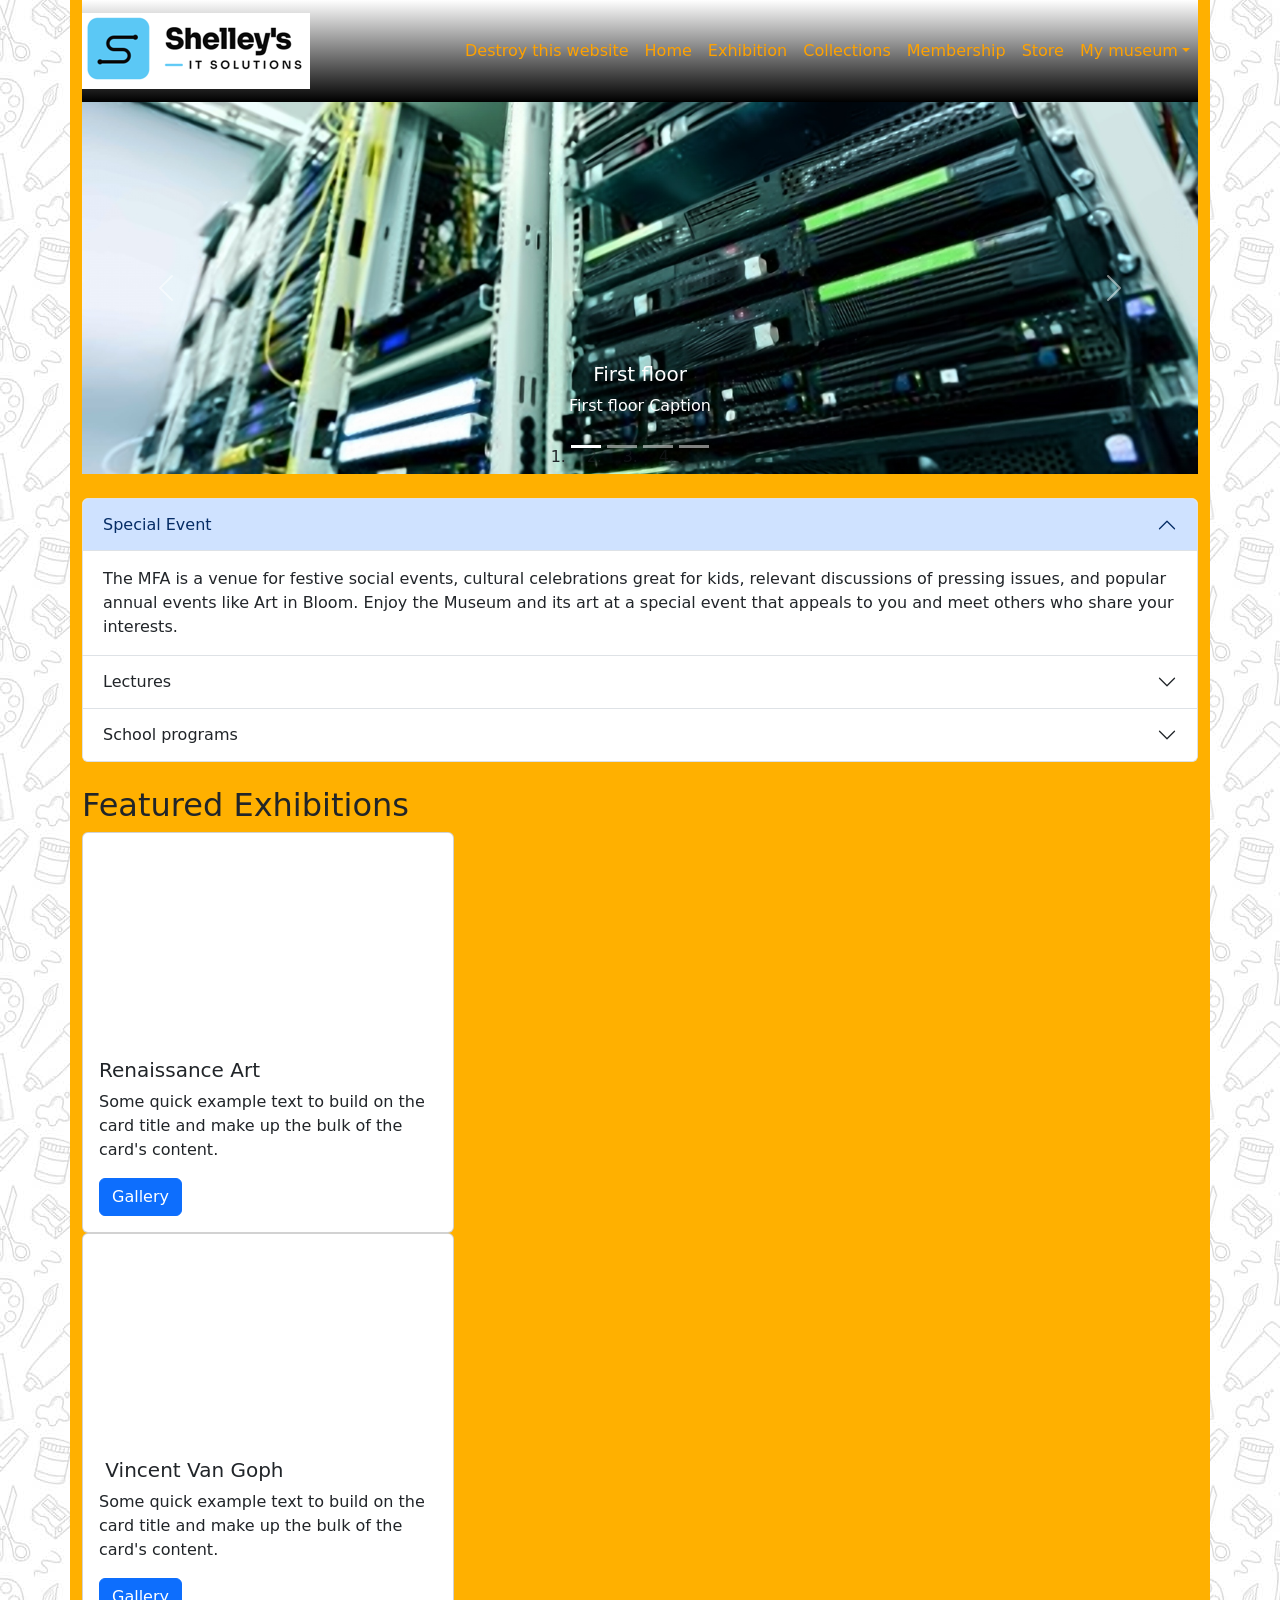
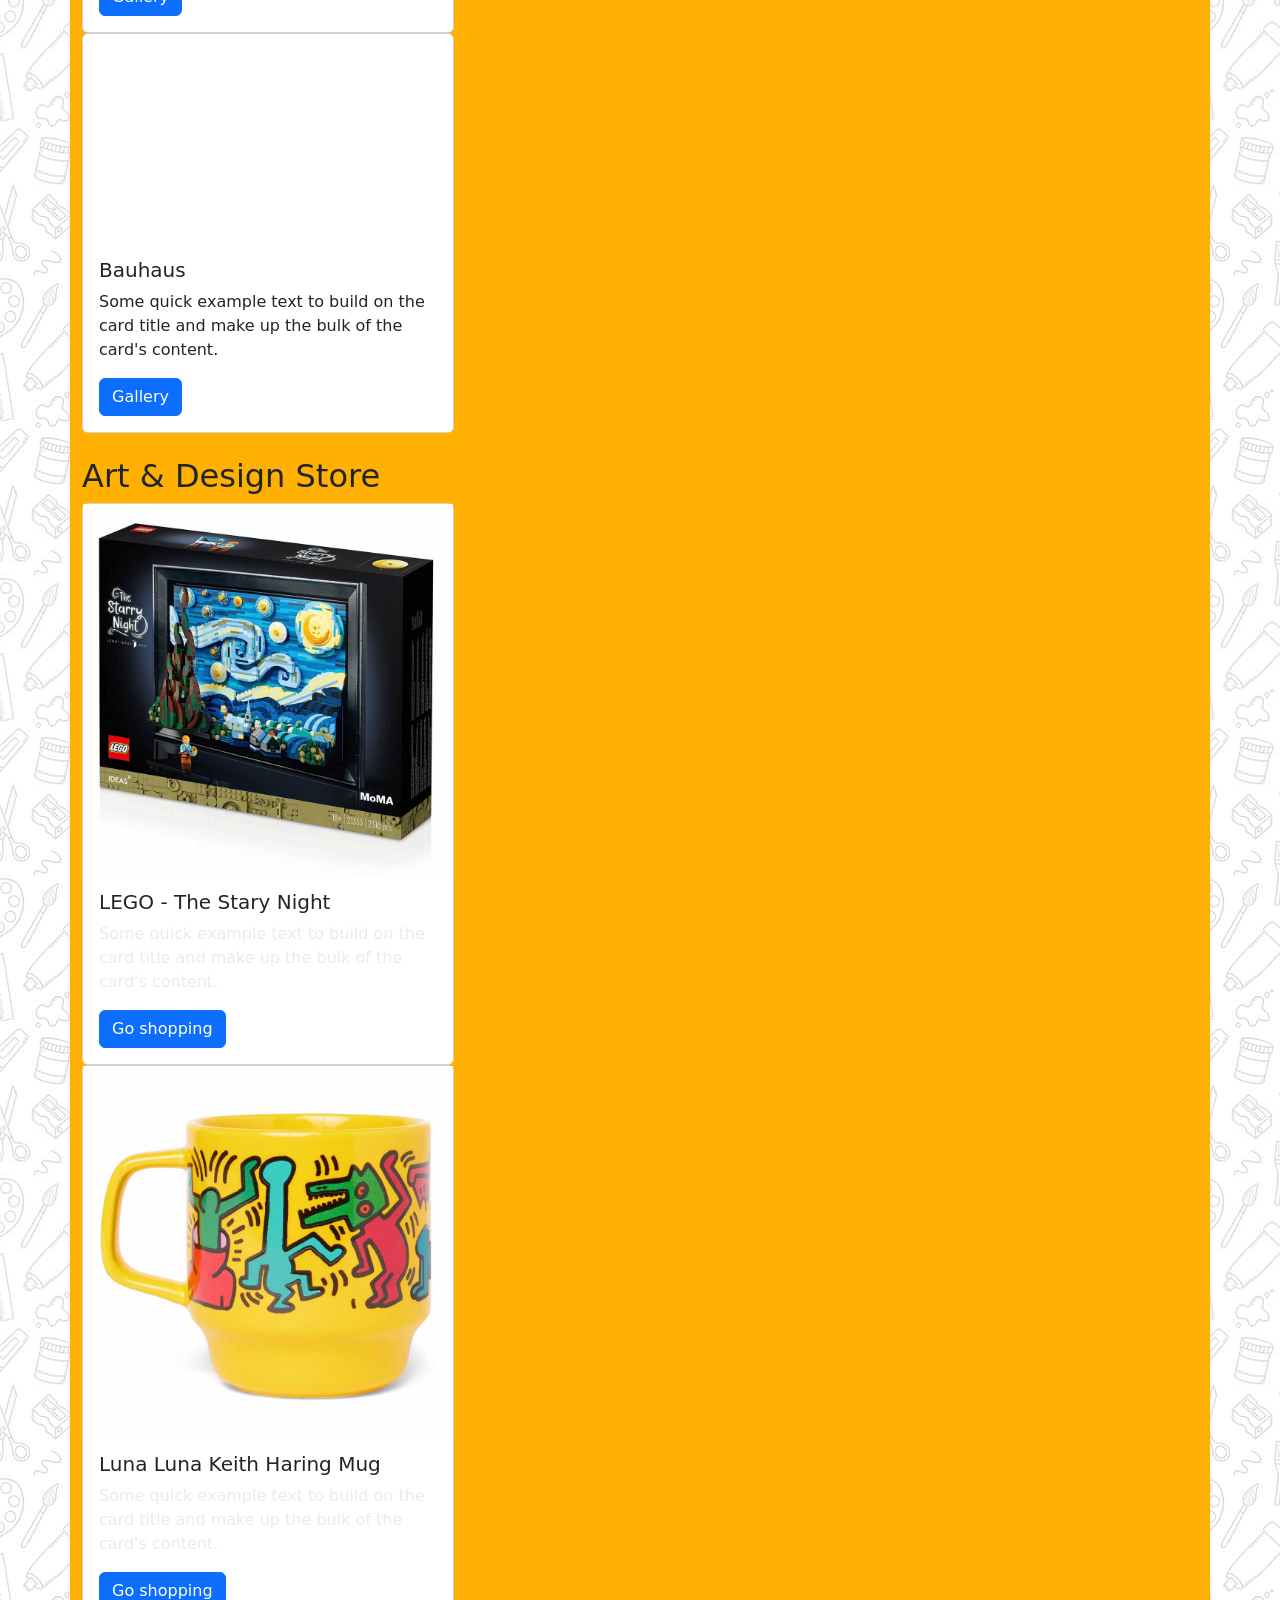
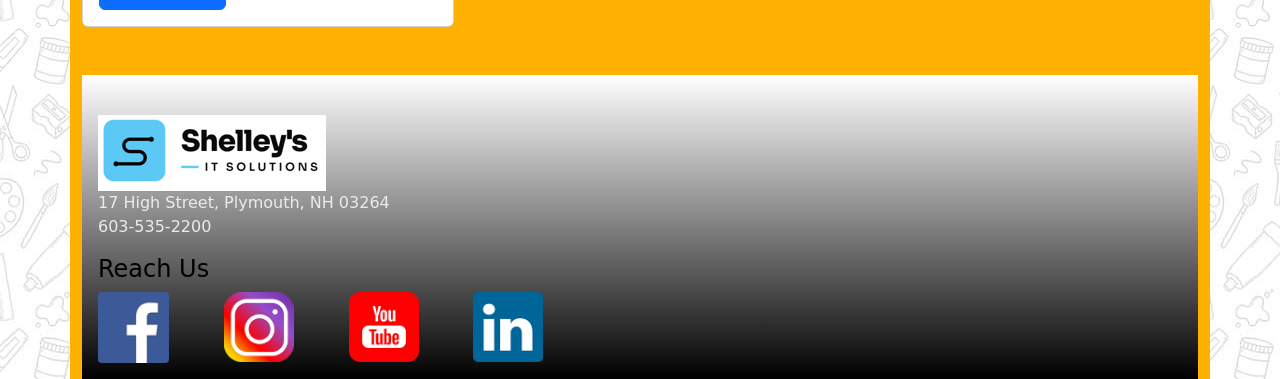
<file: index.html>
<!DOCTYPE html>
<html lang="en">
  <head>
    <meta charset="utf-8">
	<meta http-equiv="X-UA-Compatible" content="IE=edge">
	<meta name="viewport" content="width=device-width, initial-scale=1">
    <title>Home | Museum of Fine Arts</title>
    <!-- Bootstrap -->
	<link href="css/bootstrap-5.3.8.css" rel="stylesheet">
	<link href="style.css" rel="stylesheet" type="text/css">
  </head>
  <body>


<!-- body code goes here -->


	<!-- jQuery (necessary for Bootstrap's JavaScript plugins) --> 
	

	<!-- Include all compiled plugins (below), or include individual files as needed -->
  <script src="js/popper-2.11.8.min.js"></script> 
	<script src="js/bootstrap-5.3.8.js"></script>
  <div class="container">
  <nav class="navbar navbar-expand-lg navbar-light bg-light"> <a class="navbar-brand" href="index.html"><img src="images/logo.png" width="228" height="76" alt="Museum of Fine Arts"/></a>
    <button class="navbar-toggler" type="button" data-bs-toggle="collapse" data-bs-target="#navbarSupportedContent1" aria-controls="navbarSupportedContent1" aria-expanded="false" aria-label="Toggle navigation"> <span class="navbar-toggler-icon"></span> </button>
    <div class="collapse navbar-collapse" id="navbarSupportedContent1">
      <ul class="navbar-nav ms-auto"><li class="nav-item"><a class="nav-link" href="destroy.html">Destroy this website</a></li>
        <li class="nav-item"> <a class="nav-link" href="index.html">Home</a> </li>
        <li class="nav-item"> <a class="nav-link" href="exhibition.html">Exhibition</a> </li>
        <li class="nav-item"> <a class="nav-link" href="collections.html">Collections</a></li>
        <li class="nav-item"> <a class="nav-link" href="membership.html">Membership</a></li>
        <li class="nav-item"> <a class="nav-link" href="store.html">Store</a></li>
      <li class="nav-item dropdown"><a class="nav-link dropdown-toggle" href="#" role="button" data-bs-toggle="dropdown" aria-expanded="false">My museum</a><ul class="dropdown-menu"><li><a class="dropdown-item" href="account.html">Account</a></li><li><a class="dropdown-item" href="my-orders.html">My orders</a></li><li><a class="dropdown-item" href="my-membership.html">My membership</a></li><li><a class="dropdown-item" href="bookings.html">Exhibition bookings</a></li><li><a class="dropdown-item" href="wishlist.html">Wishlist</a></li><li><a class="dropdown-item" href="notifications.html">Notifications</a></li><li><a class="dropdown-item" href="check-in.html">Staff check-in</a></li><li><a class="dropdown-item" href="admin.html">Admin dashboard</a></li></ul></li></ul>
</div>
  </nav>
  <div id="carouselExampleIndicators1" class="carousel slide" data-bs-ride="carousel" style="background-color: grey">
    <ol class="carousel-indicators">
      <li data-bs-target="#carouselExampleIndicators1" data-bs-slide-to="0" class="active"></li>
      <li data-bs-target="#carouselExampleIndicators1" data-bs-slide-to="1"></li>
      <li data-bs-target="#carouselExampleIndicators1" data-bs-slide-to="2"></li>
	  <li data-bs-target="#carouselExampleIndicators1" data-bs-slide-to="3"></li>
    </ol>
    <div class="carousel-inner" role="listbox">
      <div class="carousel-item active"> <img class="d-block mx-auto img-fluid" src="images/1.jpg" alt="First slide">
        <div class="carousel-caption">
          <h5>First floor</h5>
          <p>First floor Caption</p>
        </div>
      </div>
      <div class="carousel-item"> <img class="d-block mx-auto img-fluid" src="images/2.jpg" alt="Second slide">
        <div class="carousel-caption">
          <h5>Second floor</h5>
          <p>Second floor Caption</p>
        </div>
      </div>
      <div class="carousel-item"> <img class="d-block mx-auto img-fluid" src="images/3.jpg" alt="Third slide">
        <div class="carousel-caption">
          <h5>Third floor </h5>
          <p>Third floor Caption</p>
        </div>
      </div>
	  <div class="carousel-item"> <img class="d-block mx-auto img-fluid" src="images/4.jpg" alt="Fourth slide">
        <div class="carousel-caption">
          <h5>Fourth floor</h5>
          <p>Fourth floor Caption</p>
        </div>
      </div>
    </div>
    <a class="carousel-control-prev" href="#carouselExampleIndicators1" role="button" data-bs-slide="prev"> <span class="carousel-control-prev-icon" aria-hidden="true"></span> <span class="visually-hidden">Previous</span> </a> <a class="carousel-control-next" href="#carouselExampleIndicators1" role="button" data-bs-slide="next"> <span class="carousel-control-next-icon" aria-hidden="true"></span> <span class="visually-hidden">Next</span> </a> </div><br>
    <div class="accordion" id="accordion1">
      <div class="accordion-item">
        <h2 class="accordion-header" id="headingOne1">
          <button class="accordion-button" type="button" data-bs-toggle="collapse" data-bs-target="#UNIQID-SET-collapseOne" aria-expanded="true" aria-controls="UNIQID-SET-collapseOne"> Special Event </button>
        </h2>
        <div id="UNIQID-SET-collapseOne" class="accordion-collapse collapse show" aria-labelledby="headingOne1" data-bs-parent="#accordion1">
          <div class="accordion-body"> The MFA is a venue for festive social events, cultural celebrations great for kids, relevant discussions of pressing issues, and popular annual events like Art in Bloom. Enjoy the Museum and its art at a special event that appeals to you and meet others who share your interests. </div>
        </div>
      </div>
      <div class="accordion-item">
        <h2 class="accordion-header" id="headingTwo1">
          <button class="accordion-button collapsed" type="button" data-bs-toggle="collapse" data-bs-target="#UNIQID-SET-collapseTwo" aria-expanded="false" aria-controls="UNIQID-SET-collapseTwo"> Lectures </button>
        </h2>
        <div id="UNIQID-SET-collapseTwo" class="accordion-collapse collapse" aria-labelledby="headingTwo1" data-bs-parent="#accordion1">
          <div class="accordion-body"> Join us online and in person for lectures from artists, experts, and other compelling voices on wide-ranging topics. </div>
        </div>
      </div>
      <div class="accordion-item">
        <h2 class="accordion-header" id="headingThree1">
          <button class="accordion-button collapsed" type="button" data-bs-toggle="collapse" data-bs-target="#UNIQID-SET-collapseThree" aria-expanded="false" aria-controls="UNIQID-SET-collapseThree"> School programs </button>
        </h2>
        <div id="UNIQID-SET-collapseThree" class="accordion-collapse collapse" aria-labelledby="headingThree1" data-bs-parent="#accordion1">
          <div class="accordion-body"> Inspire students, connect to your curriculum, and provide the opportunity to engage with exceptional works of art in person through a visit to the MFA. Guided and self-guided visits are available for PreK–12 audiences. </div>
        </div>
      </div>
    </div><br><h2>Featured Exhibitions</h2>
    <div class="row">
      <div class="col-xxl-4">
        <div class="card col-md-4 col-xxl-12"> 
          <div class="ratio ratio-16x9">
            <iframe width="560" height="315" src="https://www.youtube.com/embed/6DhaGe1DvsY?si=QtZ2iDVtMxIa9G9S" title="YouTube video player" frameborder="0" allow="accelerometer; autoplay; clipboard-write; encrypted-media; gyroscope; picture-in-picture; web-share" referrerpolicy="strict-origin-when-cross-origin" allowfullscreen></iframe>
          </div>
<div class="card-body">
          <h5 class="card-title">Renaissance Art</h5>
            <p class="card-text">Some quick example text to build on the card title and make up the bulk of the card's content.</p>
          <a href="exhibition.html" class="btn btn-primary">Gallery</a> </div>
        </div>
      </div>
      <div class="col-xxl-4">
        <div class="card col-md-4 col-xxl-12"> 
          <div class="ratio ratio-16x9">
            <iframe width="560" height="315" src="https://www.youtube.com/embed/qv8TANh8djI?si=_oGw5dRKs8wQBHip" title="YouTube video player" frameborder="0" allow="accelerometer; autoplay; clipboard-write; encrypted-media; gyroscope; picture-in-picture; web-share" referrerpolicy="strict-origin-when-cross-origin" allowfullscreen></iframe>
          </div>
<div class="card-body">
          <h5 class="card-title">&nbsp;Vincent Van Goph</h5>
            <p class="card-text">Some quick example text to build on the card title and make up the bulk of the card's content.</p>
            <a href="exhibition.html" class="btn btn-primary">Gallery</a> </div>
        </div>
      </div>
      <div class="col-xxl-4">
        <div class="card col-md-4 col-xxl-12"> 
          <div class="ratio ratio-16x9">
            <iframe width="560" height="315" src="https://www.youtube.com/embed/Y69wOKg6yp4?si=vBwLqMyaXPLJ-Sh0" title="YouTube video player" frameborder="0" allow="accelerometer; autoplay; clipboard-write; encrypted-media; gyroscope; picture-in-picture; web-share" referrerpolicy="strict-origin-when-cross-origin" allowfullscreen></iframe>
          </div>
<div class="card-body">
          <h5 class="card-title">Bauhaus</h5>
            <p class="card-text">Some quick example text to build on the card title and make up the bulk of the card's content.</p>
            <a href="exhibition.html" class="btn btn-primary">Gallery</a> </div>
        </div>
      </div>
    </div><br><h2>Art & Design Store</h2>
    <div class="row">
      <div class="col-xxl-6">
        <div class="card col-md-4 col-xxl-12"> <img src="images/gogh.jpg" class="img-fluid" alt="Placeholder image">
<div class="card-body">
          <h5 class="card-title">LEGO - The Stary Night</h5>
            <p class="card-text">Some quick example text to build on the card title and make up the bulk of the card's content.</p>
            <a href="store.html" class="btn btn-primary">Go shopping</a> </div>
        </div>
      </div>
      <div class="col-xxl-6">
        <div class="card col-md-4 col-xxl-12"> <img src="images/haring.jpg" class="img-fluid" alt="Placeholder image">
<div class="card-body">
          <h5 class="card-title">Luna Luna Keith Haring Mug</h5>
            <p class="card-text">Some quick example text to build on the card title and make up the bulk of the card's content.</p>
            <a href="store.html" class="btn btn-primary">Go shopping</a> </div>
        </div>
      </div>
    </div><br>
    <footer>
      <div class="row">
        <div class="col-xxl-6"><br><img src="images/logo.png" alt="" width="228" height="76" class="img-fluid"/><p>17 High Street, Plymouth, NH 03264<br>603-535-2200</p></div>
        <div class="col-xxl-6"><h4>Reach Us</h4><table class="social-links" border="0" cellspacing="10" cellpadding="0">
  <tbody>
    <tr>
      <td><a href="https://facebook.com" target="_blank"><img src="images/fb.png" alt="Facebook" width="71" height="71" class="img-fluid"></a></td>
      <td><a href="https://instagram.com" target="_blank"><img src="images/insta.png" alt="Instagram" width="70" height="71" class="img-fluid"></a></td>
      <td><a href="https://youtube.com" target="_blank"><img src="images/yt.png" alt="YouTube" width="70" height="71" class="img-fluid"></a></td>
      <td><a href="https://linkedin.com" target="_blank"><img src="images/in.png" alt="LinkedIn" width="70" height="71" class="img-fluid"></a></td>
    </tr>
  </tbody>
</table>
</div>
      </div>
    </footer>
  </div>
<script src="supabase-vendor.js"></script><script src="museum.js"></script><script src="qr-generator.js"></script><script src="museum-extras.js"></script></body>
</html>
</file>
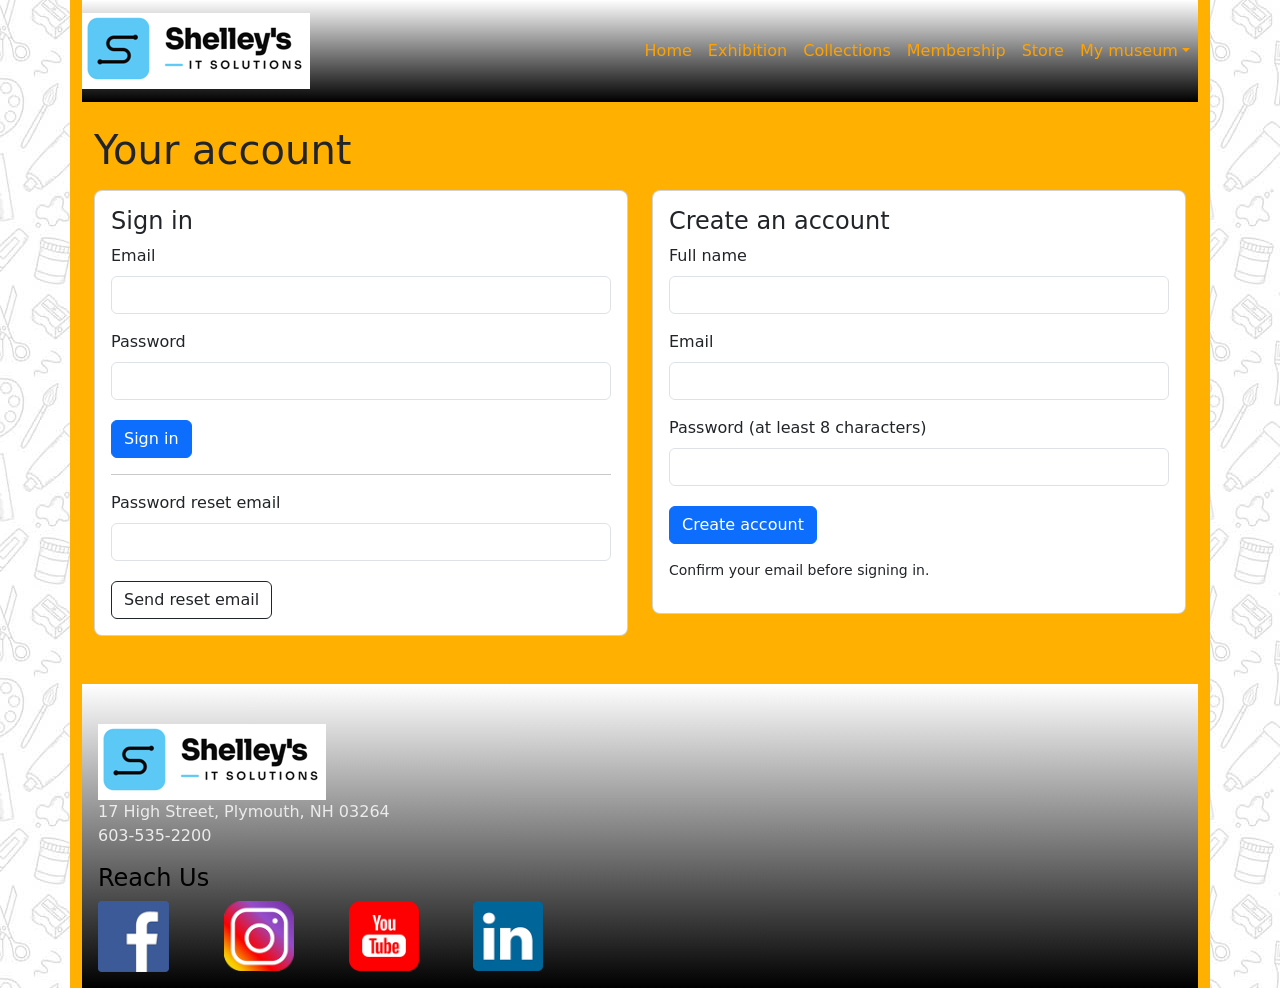
<file: account.html>
<!DOCTYPE html><html lang="en"><head><meta charset="utf-8"><meta name="viewport" content="width=device-width, initial-scale=1"><title>Your account | Museum of Fine Arts</title><meta name="robots" content="noindex"><link href="css/bootstrap-5.3.8.css" rel="stylesheet"><link href="style.css" rel="stylesheet"></head><body data-museum-page="account"><div class="container"><nav class="navbar navbar-expand-lg navbar-light bg-light"> <a class="navbar-brand" href="index.html"><img src="images/logo.png" width="228" height="76" alt="Museum of Fine Arts"/></a>
    <button class="navbar-toggler" type="button" data-bs-toggle="collapse" data-bs-target="#navbarSupportedContent1" aria-controls="navbarSupportedContent1" aria-expanded="false" aria-label="Toggle navigation"> <span class="navbar-toggler-icon"></span> </button>
    <div class="collapse navbar-collapse" id="navbarSupportedContent1">
      <ul class="navbar-nav ms-auto">
        <li class="nav-item"> <a class="nav-link" href="index.html">Home</a> </li>
        <li class="nav-item"> <a class="nav-link" href="exhibition.html">Exhibition</a> </li>
        <li class="nav-item"> <a class="nav-link" href="collections.html">Collections</a></li>
        <li class="nav-item"> <a class="nav-link" href="membership.html">Membership</a></li>
        <li class="nav-item"> <a class="nav-link" href="store.html">Store</a></li>
      <li class="nav-item dropdown"><a class="nav-link dropdown-toggle" href="#" role="button" data-bs-toggle="dropdown" aria-expanded="false">My museum</a><ul class="dropdown-menu"><li><a class="dropdown-item" href="account.html">Account</a></li><li><a class="dropdown-item" href="my-orders.html">My orders</a></li><li><a class="dropdown-item" href="my-membership.html">My membership</a></li><li><a class="dropdown-item" href="bookings.html">Exhibition bookings</a></li><li><a class="dropdown-item" href="wishlist.html">Wishlist</a></li><li><a class="dropdown-item" href="notifications.html">Notifications</a></li><li><a class="dropdown-item" href="check-in.html">Staff check-in</a></li><li><a class="dropdown-item" href="admin.html">Admin dashboard</a></li></ul></li></ul>
</div>
  </nav><main class="page-content py-4"><h1>Your account</h1><p id="museum-message" role="status" aria-live="polite"></p><div id="auth-area" class="row g-4"><div class="col-md-6"><section class="card"><div class="card-body"><h2 class="h4">Sign in</h2><form id="login-form"><label class="form-label" for="login-email">Email</label><input id="login-email" class="form-control mb-3" type="email" required autocomplete="email"><label class="form-label" for="login-password">Password</label><input id="login-password" class="form-control mb-3" type="password" required autocomplete="current-password"><button class="btn btn-primary">Sign in</button></form><hr><form id="reset-form"><label class="form-label" for="reset-email">Password reset email</label><input id="reset-email" class="form-control mb-3" type="email" required ><button class="btn btn-outline-dark">Send reset email</button></form></div></section></div><div class="col-md-6"><section class="card"><div class="card-body"><h2 class="h4">Create an account</h2><form id="signup-form"><label class="form-label" for="signup-name">Full name</label><input id="signup-name" class="form-control mb-3" type="text" required maxlength="150" autocomplete="name"><label class="form-label" for="signup-email">Email</label><input id="signup-email" class="form-control mb-3" type="email" required autocomplete="email"><label class="form-label" for="signup-password">Password (at least 8 characters)</label><input id="signup-password" class="form-control mb-3" type="password" required minlength="8" autocomplete="new-password"><button class="btn btn-primary">Create account</button></form><p class="small mt-3">Confirm your email before signing in.</p></div></section></div></div><section id="signed-in" class="card" hidden><div class="card-body"><p id="account-email"></p><form id="profile-form"><label class="form-label" for="profile-name">Full name</label><input id="profile-name" class="form-control mb-3" type="text" required maxlength="150"><button class="btn btn-primary">Save profile</button></form><button id="signout" class="btn btn-outline-dark mt-3">Sign out</button><div class="d-flex flex-wrap gap-2 mt-4"><a class="btn btn-primary" href="my-orders.html">My orders</a><a class="btn btn-primary" href="my-membership.html">My membership</a><a class="btn btn-primary" href="bookings.html">My bookings</a><a class="btn btn-primary" href="wishlist.html">Wishlist</a></div></div></section><section id="password-area" class="card mt-3" hidden><div class="card-body"><h2 class="h4">Choose a new password</h2><form id="password-form"><label class="form-label" for="new-password">New password</label><input id="new-password" class="form-control mb-3" type="password" required minlength="8" autocomplete="new-password"><button class="btn btn-primary">Update password</button></form></div></section></main><footer>
      <div class="row">
        <div class="col-xxl-6"><br><img src="images/logo.png" alt="" width="228" height="76" class="img-fluid"/><p>17 High Street, Plymouth, NH 03264<br>603-535-2200</p></div>
        <div class="col-xxl-6"><h4>Reach Us</h4><table class="social-links" border="0" cellspacing="10" cellpadding="0">
  <tbody>
    <tr>
      <td><a href="https://facebook.com" target="_blank"><img src="images/fb.png" alt="Facebook" width="71" height="71" class="img-fluid"></a></td>
      <td><a href="https://instagram.com" target="_blank"><img src="images/insta.png" alt="Instagram" width="70" height="71" class="img-fluid"></a></td>
      <td><a href="https://youtube.com" target="_blank"><img src="images/yt.png" alt="YouTube" width="70" height="71" class="img-fluid"></a></td>
      <td><a href="https://linkedin.com" target="_blank"><img src="images/in.png" alt="LinkedIn" width="70" height="71" class="img-fluid"></a></td>
    </tr>
  </tbody>
</table>
</div>
      </div>
    </footer></div><script src="js/popper-2.11.8.min.js"></script><script src="js/bootstrap-5.3.8.js"></script><script src="supabase-vendor.js"></script><script src="museum.js"></script><script src="qr-generator.js"></script><script src="museum-extras.js"></script></body></html>
</file>
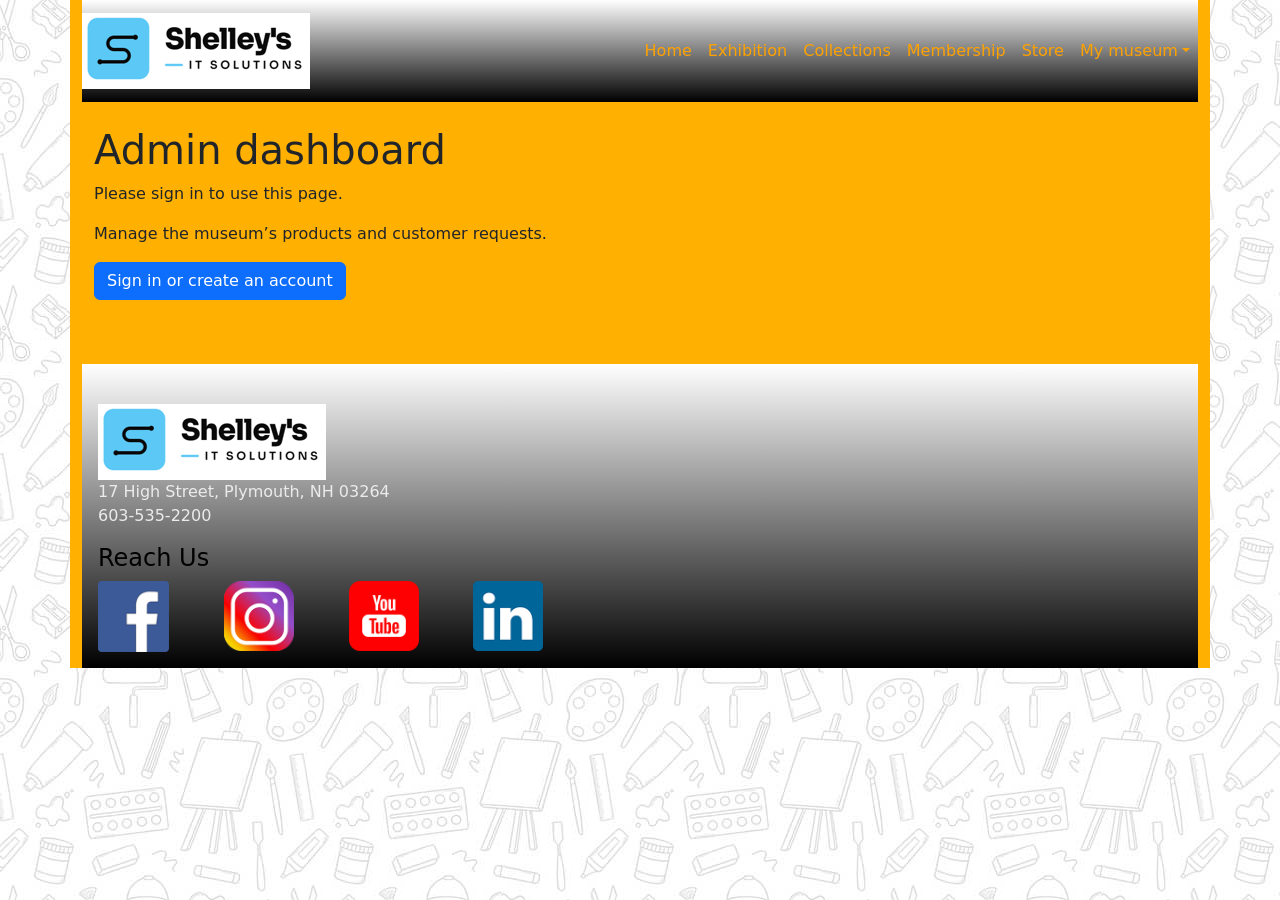
<file: admin.html>
<!DOCTYPE html><html lang="en"><head><meta charset="utf-8"><meta name="viewport" content="width=device-width, initial-scale=1"><title>Admin dashboard | Museum of Fine Arts</title><meta name="robots" content="noindex"><link href="css/bootstrap-5.3.8.css" rel="stylesheet"><link href="style.css" rel="stylesheet"></head><body data-museum-page="admin"><div class="container"><nav class="navbar navbar-expand-lg navbar-light bg-light"> <a class="navbar-brand" href="index.html"><img src="images/logo.png" width="228" height="76" alt="Museum of Fine Arts"/></a>
    <button class="navbar-toggler" type="button" data-bs-toggle="collapse" data-bs-target="#navbarSupportedContent1" aria-controls="navbarSupportedContent1" aria-expanded="false" aria-label="Toggle navigation"> <span class="navbar-toggler-icon"></span> </button>
    <div class="collapse navbar-collapse" id="navbarSupportedContent1">
      <ul class="navbar-nav ms-auto">
        <li class="nav-item"> <a class="nav-link" href="index.html">Home</a> </li>
        <li class="nav-item"> <a class="nav-link" href="exhibition.html">Exhibition</a> </li>
        <li class="nav-item"> <a class="nav-link" href="collections.html">Collections</a></li>
        <li class="nav-item"> <a class="nav-link" href="membership.html">Membership</a></li>
        <li class="nav-item"> <a class="nav-link" href="store.html">Store</a></li>
      <li class="nav-item dropdown"><a class="nav-link dropdown-toggle" href="#" role="button" data-bs-toggle="dropdown" aria-expanded="false">My museum</a><ul class="dropdown-menu"><li><a class="dropdown-item" href="account.html">Account</a></li><li><a class="dropdown-item" href="my-orders.html">My orders</a></li><li><a class="dropdown-item" href="my-membership.html">My membership</a></li><li><a class="dropdown-item" href="bookings.html">Exhibition bookings</a></li><li><a class="dropdown-item" href="wishlist.html">Wishlist</a></li><li><a class="dropdown-item" href="notifications.html">Notifications</a></li><li><a class="dropdown-item" href="check-in.html">Staff check-in</a></li><li><a class="dropdown-item" href="admin.html">Admin dashboard</a></li></ul></li></ul>
</div>
  </nav><main class="page-content py-4"><h1>Admin dashboard</h1><p id="museum-message" role="status" aria-live="polite"></p><p>Manage the museum’s products and customer requests.</p><div id="admin-area" hidden><div id="admin-counts" class="row g-3 mb-4"></div><section class="card mb-3"><div class="card-body"><h2 class="h4">Products</h2><div id="admin-products"></div></div></section><section class="card mb-3"><div class="card-body"><h2 class="h4">Orders</h2><div id="admin-orders"></div></div></section><section class="card mb-3"><div class="card-body"><h2 class="h4">Memberships</h2><div id="admin-memberships"></div></div></section><section class="card mb-3"><div class="card-body"><h2 class="h4">Exhibitions</h2><div id="admin-exhibitions"></div></div></section><section class="card mb-3"><div class="card-body"><h2 class="h4">Booking requests</h2><div id="admin-bookings"></div></div></section></div></main><footer>
      <div class="row">
        <div class="col-xxl-6"><br><img src="images/logo.png" alt="" width="228" height="76" class="img-fluid"/><p>17 High Street, Plymouth, NH 03264<br>603-535-2200</p></div>
        <div class="col-xxl-6"><h4>Reach Us</h4><table class="social-links" border="0" cellspacing="10" cellpadding="0">
  <tbody>
    <tr>
      <td><a href="https://facebook.com" target="_blank"><img src="images/fb.png" alt="Facebook" width="71" height="71" class="img-fluid"></a></td>
      <td><a href="https://instagram.com" target="_blank"><img src="images/insta.png" alt="Instagram" width="70" height="71" class="img-fluid"></a></td>
      <td><a href="https://youtube.com" target="_blank"><img src="images/yt.png" alt="YouTube" width="70" height="71" class="img-fluid"></a></td>
      <td><a href="https://linkedin.com" target="_blank"><img src="images/in.png" alt="LinkedIn" width="70" height="71" class="img-fluid"></a></td>
    </tr>
  </tbody>
</table>
</div>
      </div>
    </footer></div><script src="js/popper-2.11.8.min.js"></script><script src="js/bootstrap-5.3.8.js"></script><script src="supabase-vendor.js"></script><script src="museum.js"></script><script src="qr-generator.js"></script><script src="museum-extras.js"></script></body></html>
</file>
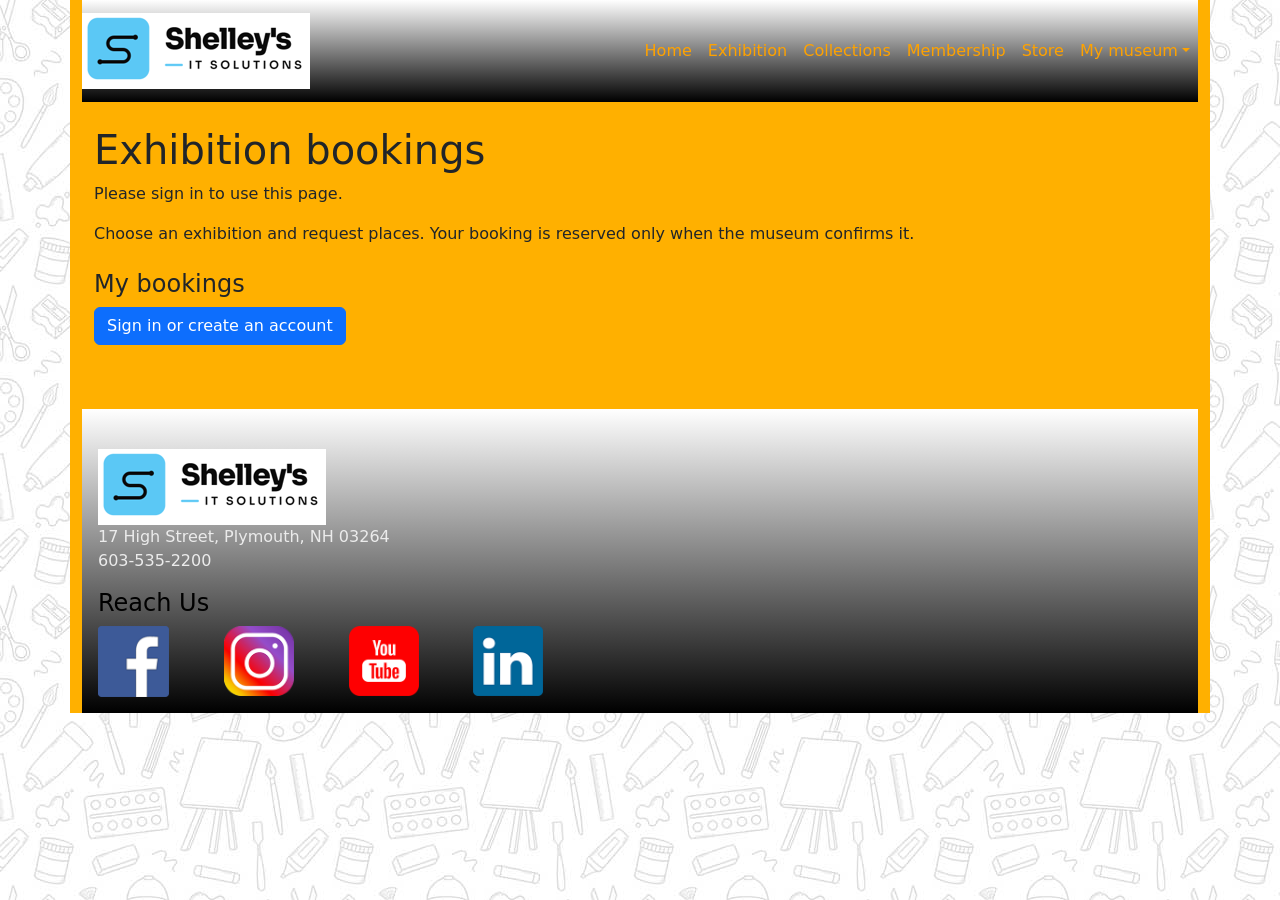
<file: bookings.html>
<!DOCTYPE html><html lang="en"><head><meta charset="utf-8"><meta name="viewport" content="width=device-width, initial-scale=1"><title>Exhibition bookings | Museum of Fine Arts</title><meta name="robots" content="noindex"><link href="css/bootstrap-5.3.8.css" rel="stylesheet"><link href="style.css" rel="stylesheet"></head><body data-museum-page="bookings"><div class="container"><nav class="navbar navbar-expand-lg navbar-light bg-light"> <a class="navbar-brand" href="index.html"><img src="images/logo.png" width="228" height="76" alt="Museum of Fine Arts"/></a>
    <button class="navbar-toggler" type="button" data-bs-toggle="collapse" data-bs-target="#navbarSupportedContent1" aria-controls="navbarSupportedContent1" aria-expanded="false" aria-label="Toggle navigation"> <span class="navbar-toggler-icon"></span> </button>
    <div class="collapse navbar-collapse" id="navbarSupportedContent1">
      <ul class="navbar-nav ms-auto">
        <li class="nav-item"> <a class="nav-link" href="index.html">Home</a> </li>
        <li class="nav-item"> <a class="nav-link" href="exhibition.html">Exhibition</a> </li>
        <li class="nav-item"> <a class="nav-link" href="collections.html">Collections</a></li>
        <li class="nav-item"> <a class="nav-link" href="membership.html">Membership</a></li>
        <li class="nav-item"> <a class="nav-link" href="store.html">Store</a></li>
      <li class="nav-item dropdown"><a class="nav-link dropdown-toggle" href="#" role="button" data-bs-toggle="dropdown" aria-expanded="false">My museum</a><ul class="dropdown-menu"><li><a class="dropdown-item" href="account.html">Account</a></li><li><a class="dropdown-item" href="my-orders.html">My orders</a></li><li><a class="dropdown-item" href="my-membership.html">My membership</a></li><li><a class="dropdown-item" href="bookings.html">Exhibition bookings</a></li><li><a class="dropdown-item" href="wishlist.html">Wishlist</a></li><li><a class="dropdown-item" href="notifications.html">Notifications</a></li><li><a class="dropdown-item" href="check-in.html">Staff check-in</a></li><li><a class="dropdown-item" href="admin.html">Admin dashboard</a></li></ul></li></ul>
</div>
  </nav><main class="page-content py-4"><h1>Exhibition bookings</h1><p id="museum-message" role="status" aria-live="polite"></p><p>Choose an exhibition and request places. Your booking is reserved only when the museum confirms it.</p><div id="exhibitions-list" class="row g-3"></div><h2 class="h4 mt-4">My bookings</h2><div id="bookings-list"></div></main><footer>
      <div class="row">
        <div class="col-xxl-6"><br><img src="images/logo.png" alt="" width="228" height="76" class="img-fluid"/><p>17 High Street, Plymouth, NH 03264<br>603-535-2200</p></div>
        <div class="col-xxl-6"><h4>Reach Us</h4><table class="social-links" border="0" cellspacing="10" cellpadding="0">
  <tbody>
    <tr>
      <td><a href="https://facebook.com" target="_blank"><img src="images/fb.png" alt="Facebook" width="71" height="71" class="img-fluid"></a></td>
      <td><a href="https://instagram.com" target="_blank"><img src="images/insta.png" alt="Instagram" width="70" height="71" class="img-fluid"></a></td>
      <td><a href="https://youtube.com" target="_blank"><img src="images/yt.png" alt="YouTube" width="70" height="71" class="img-fluid"></a></td>
      <td><a href="https://linkedin.com" target="_blank"><img src="images/in.png" alt="LinkedIn" width="70" height="71" class="img-fluid"></a></td>
    </tr>
  </tbody>
</table>
</div>
      </div>
    </footer></div><script src="js/popper-2.11.8.min.js"></script><script src="js/bootstrap-5.3.8.js"></script><script src="supabase-vendor.js"></script><script src="museum.js"></script><script src="qr-generator.js"></script><script src="museum-extras.js"></script></body></html>
</file>
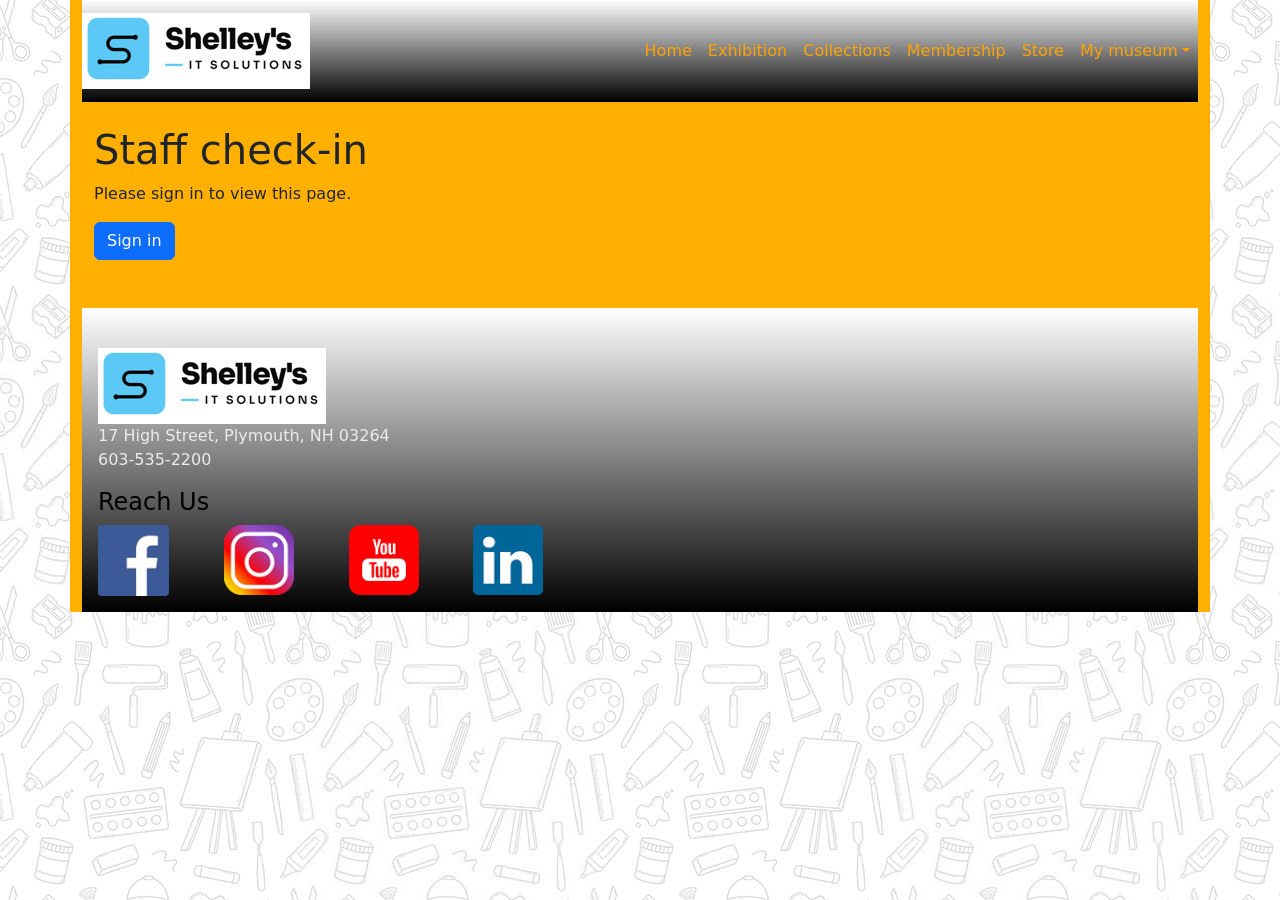
<file: check-in.html>
<!DOCTYPE html><html lang="en"><head><meta charset="utf-8"><meta name="viewport" content="width=device-width, initial-scale=1"><meta name="robots" content="noindex"><title>Staff check-in | Museum of Fine Arts</title><link href="css/bootstrap-5.3.8.css" rel="stylesheet"><link href="style.css" rel="stylesheet"></head><body data-museum-page="check-in"><div class="container"><nav class="navbar navbar-expand-lg navbar-light bg-light"> <a class="navbar-brand" href="index.html"><img src="images/logo.png" width="228" height="76" alt="Museum of Fine Arts"/></a>
    <button class="navbar-toggler" type="button" data-bs-toggle="collapse" data-bs-target="#navbarSupportedContent1" aria-controls="navbarSupportedContent1" aria-expanded="false" aria-label="Toggle navigation"> <span class="navbar-toggler-icon"></span> </button>
    <div class="collapse navbar-collapse" id="navbarSupportedContent1">
      <ul class="navbar-nav ms-auto">
        <li class="nav-item"> <a class="nav-link" href="index.html">Home</a> </li>
        <li class="nav-item"> <a class="nav-link" href="exhibition.html">Exhibition</a> </li>
        <li class="nav-item"> <a class="nav-link" href="collections.html">Collections</a></li>
        <li class="nav-item"> <a class="nav-link" href="membership.html">Membership</a></li>
        <li class="nav-item"> <a class="nav-link" href="store.html">Store</a></li>
      <li class="nav-item dropdown"><a class="nav-link dropdown-toggle" href="#" role="button" data-bs-toggle="dropdown" aria-expanded="false">My museum</a><ul class="dropdown-menu"><li><a class="dropdown-item" href="account.html">Account</a></li><li><a class="dropdown-item" href="my-orders.html">My orders</a></li><li><a class="dropdown-item" href="my-membership.html">My membership</a></li><li><a class="dropdown-item" href="bookings.html">Exhibition bookings</a></li><li><a class="dropdown-item" href="wishlist.html">Wishlist</a></li><li><a class="dropdown-item" href="notifications.html">Notifications</a></li><li><a class="dropdown-item" href="check-in.html">Staff check-in</a></li><li><a class="dropdown-item" href="admin.html">Admin dashboard</a></li></ul></li></ul>
</div>
  </nav><main class="page-content py-4"><h1>Staff check-in</h1><p id="museum-message" role="status" aria-live="polite"></p><section id="scanner-area" class="card" hidden><div class="card-body"><p>Scan a membership card or exhibition ticket. Confirming a ticket scan checks in all places on that booking.</p><button id="camera-start" class="btn btn-primary" type="button">Start camera</button> <button id="camera-stop" class="btn btn-outline-dark" type="button" disabled>Stop camera</button><video id="qr-video" class="w-100 mt-3" playsinline muted hidden></video><canvas id="qr-canvas" hidden></canvas><label for="qr-image" class="form-label mt-3">Or choose a QR image</label><input id="qr-image" type="file" accept="image/*" class="form-control"><form id="check-in-form" class="mt-3"><label for="qr-code" class="form-label">Or paste the code printed under the QR</label><input id="qr-code" class="form-control mb-2" required autocomplete="off"><button class="btn btn-primary">Verify code</button></form><p id="scan-result" class="mt-3" role="status"></p><button id="confirm-check-in" type="button" class="btn btn-danger" hidden>Confirm ticket check-in</button></div></section></main><footer>
      <div class="row">
        <div class="col-xxl-6"><br><img src="images/logo.png" alt="" width="228" height="76" class="img-fluid"/><p>17 High Street, Plymouth, NH 03264<br>603-535-2200</p></div>
        <div class="col-xxl-6"><h4>Reach Us</h4><table class="social-links" border="0" cellspacing="10" cellpadding="0">
  <tbody>
    <tr>
      <td><a href="https://facebook.com" target="_blank"><img src="images/fb.png" alt="Facebook" width="71" height="71" class="img-fluid"></a></td>
      <td><a href="https://instagram.com" target="_blank"><img src="images/insta.png" alt="Instagram" width="70" height="71" class="img-fluid"></a></td>
      <td><a href="https://youtube.com" target="_blank"><img src="images/yt.png" alt="YouTube" width="70" height="71" class="img-fluid"></a></td>
      <td><a href="https://linkedin.com" target="_blank"><img src="images/in.png" alt="LinkedIn" width="70" height="71" class="img-fluid"></a></td>
    </tr>
  </tbody>
</table>
</div>
      </div>
    </footer></div><script src="js/popper-2.11.8.min.js"></script><script src="js/bootstrap-5.3.8.js"></script><script src="supabase-vendor.js"></script><script src="museum.js"></script><script src="qr-generator.js"></script><script src="qr-scanner.js"></script><script src="museum-extras.js"></script></body></html>
</file>
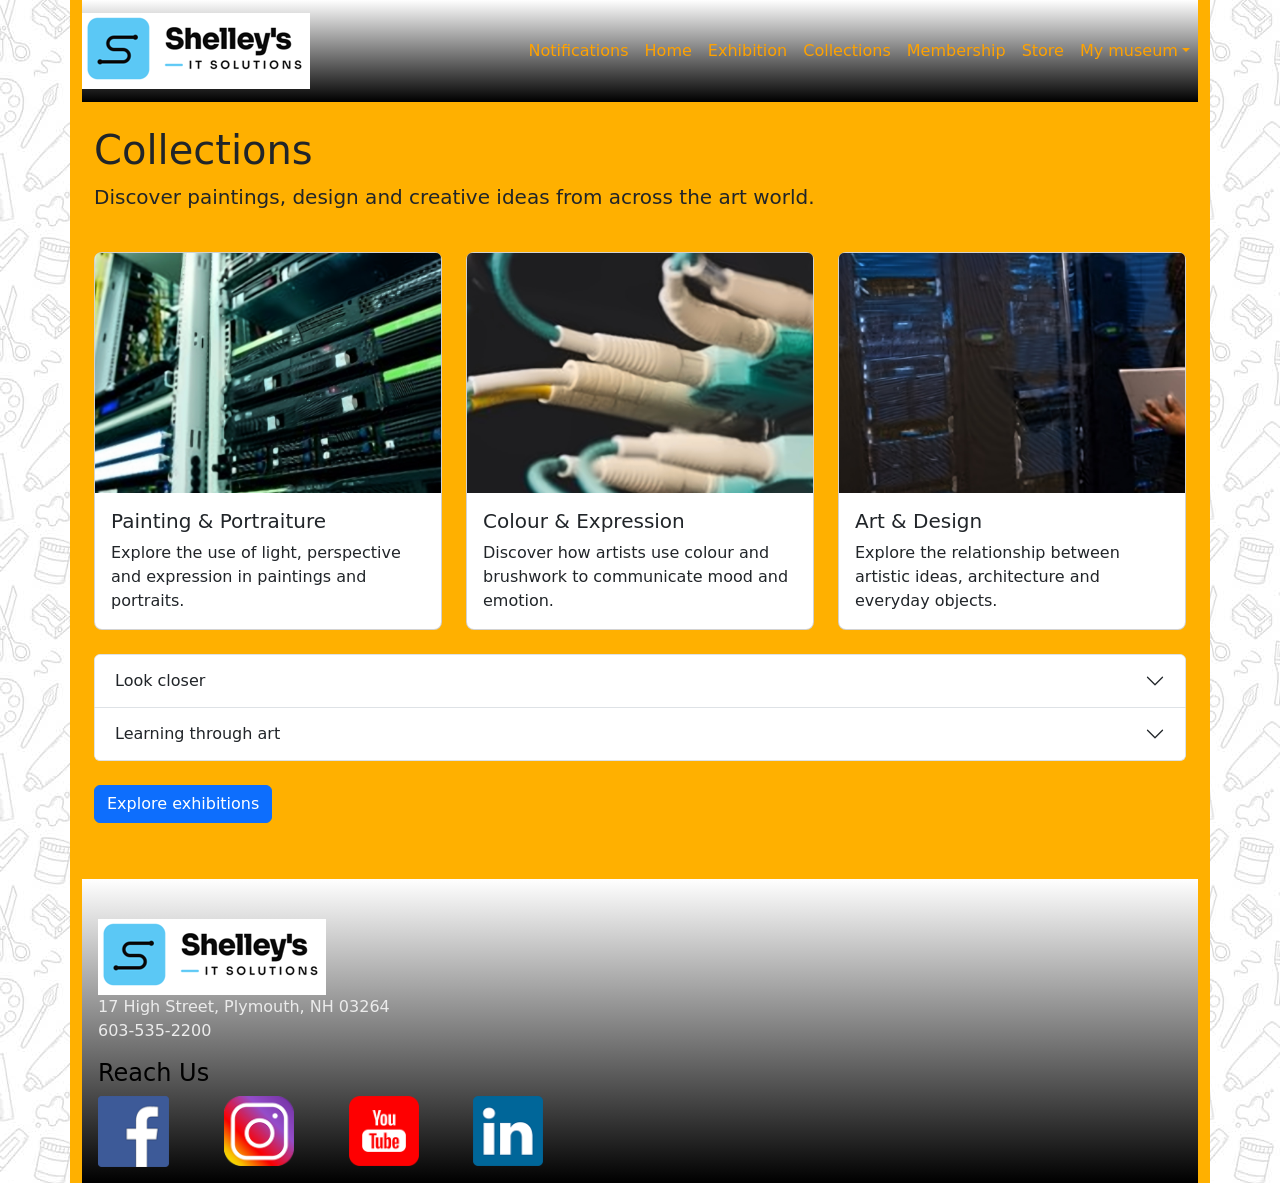
<file: collections.html>
<!DOCTYPE html>
<html lang="en"><head><meta charset="utf-8"><meta name="viewport" content="width=device-width, initial-scale=1"><title>Collections | Museum of Fine Arts</title><link href="css/bootstrap-5.3.8.css" rel="stylesheet"><link href="style.css" rel="stylesheet"></head><body><div class="container"><nav class="navbar navbar-expand-lg navbar-light bg-light"> <a class="navbar-brand" href="index.html"><img src="images/logo.png" width="228" height="76" alt="Museum of Fine Arts"/></a>
    <button class="navbar-toggler" type="button" data-bs-toggle="collapse" data-bs-target="#navbarSupportedContent1" aria-controls="navbarSupportedContent1" aria-expanded="false" aria-label="Toggle navigation"> <span class="navbar-toggler-icon"></span> </button>
    <div class="collapse navbar-collapse" id="navbarSupportedContent1">
      <ul class="navbar-nav ms-auto"><li class="nav-item"><a class="nav-link" href="notifications.html">Notifications</a></li>
        <li class="nav-item"> <a class="nav-link" href="index.html">Home</a> </li>
        <li class="nav-item"> <a class="nav-link" href="exhibition.html">Exhibition</a> </li>
        <li class="nav-item"> <a class="nav-link" href="collections.html">Collections</a></li>
        <li class="nav-item"> <a class="nav-link" href="membership.html">Membership</a></li>
        <li class="nav-item"> <a class="nav-link" href="store.html">Store</a></li>
      <li class="nav-item dropdown"><a class="nav-link dropdown-toggle" href="#" role="button" data-bs-toggle="dropdown" aria-expanded="false">My museum</a><ul class="dropdown-menu"><li><a class="dropdown-item" href="account.html">Account</a></li><li><a class="dropdown-item" href="my-orders.html">My orders</a></li><li><a class="dropdown-item" href="my-membership.html">My membership</a></li><li><a class="dropdown-item" href="bookings.html">Exhibition bookings</a></li><li><a class="dropdown-item" href="wishlist.html">Wishlist</a></li><li><a class="dropdown-item" href="admin.html">Admin dashboard</a></li></ul></li></ul>
</div>
  </nav><main class="page-content"><header class="py-4"><h1>Collections</h1><p class="lead">Discover paintings, design and creative ideas from across the art world.</p></header><div class="row g-4"><div class="col-md-6 col-lg-4"><article class="card h-100"><img src="images/1.jpg" class="card-img-top page-card-image" alt="Painting & Portraiture"><div class="card-body"><h2 class="h5 card-title">Painting & Portraiture</h2><p class="card-text">Explore the use of light, perspective and expression in paintings and portraits.</p></div></article></div><div class="col-md-6 col-lg-4"><article class="card h-100"><img src="images/2.jpg" class="card-img-top page-card-image" alt="Colour & Expression"><div class="card-body"><h2 class="h5 card-title">Colour & Expression</h2><p class="card-text">Discover how artists use colour and brushwork to communicate mood and emotion.</p></div></article></div><div class="col-md-6 col-lg-4"><article class="card h-100"><img src="images/3.jpg" class="card-img-top page-card-image" alt="Art & Design"><div class="card-body"><h2 class="h5 card-title">Art & Design</h2><p class="card-text">Explore the relationship between artistic ideas, architecture and everyday objects.</p></div></article></div></div><div class="accordion my-4" id="pageQuestions"><div class="accordion-item"><h2 class="accordion-header"><button class="accordion-button collapsed" type="button" data-bs-toggle="collapse" data-bs-target="#question0" aria-expanded="false" aria-controls="question0">Look closer</button></h2><div id="question0" class="accordion-collapse collapse" data-bs-parent="#pageQuestions"><div class="accordion-body">Choose one artwork and consider its colours, shapes, materials and composition. What draws your attention first?</div></div></div><div class="accordion-item"><h2 class="accordion-header"><button class="accordion-button collapsed" type="button" data-bs-toggle="collapse" data-bs-target="#question1" aria-expanded="false" aria-controls="question1">Learning through art</button></h2><div id="question1" class="accordion-collapse collapse" data-bs-parent="#pageQuestions"><div class="accordion-body">Compare two pieces and think about how their styles differ. Use the Exhibition page to find more themes to explore.</div></div></div></div><a href="exhibition.html" class="btn btn-primary">Explore exhibitions</a></main><footer>
      <div class="row">
        <div class="col-xxl-6"><br><img src="images/logo.png" alt="" width="228" height="76" class="img-fluid"/><p>17 High Street, Plymouth, NH 03264<br>603-535-2200</p></div>
        <div class="col-xxl-6"><h4>Reach Us</h4><table class="social-links" border="0" cellspacing="10" cellpadding="0">
  <tbody>
    <tr>
      <td><a href="https://facebook.com" target="_blank"><img src="images/fb.png" alt="Facebook" width="71" height="71" class="img-fluid"></a></td>
      <td><a href="https://instagram.com" target="_blank"><img src="images/insta.png" alt="Instagram" width="70" height="71" class="img-fluid"></a></td>
      <td><a href="https://youtube.com" target="_blank"><img src="images/yt.png" alt="YouTube" width="70" height="71" class="img-fluid"></a></td>
      <td><a href="https://linkedin.com" target="_blank"><img src="images/in.png" alt="LinkedIn" width="70" height="71" class="img-fluid"></a></td>
    </tr>
  </tbody>
</table>
</div>
      </div>
    </footer></div><script src="js/popper-2.11.8.min.js"></script><script src="js/bootstrap-5.3.8.js"></script></body></html>
</file>
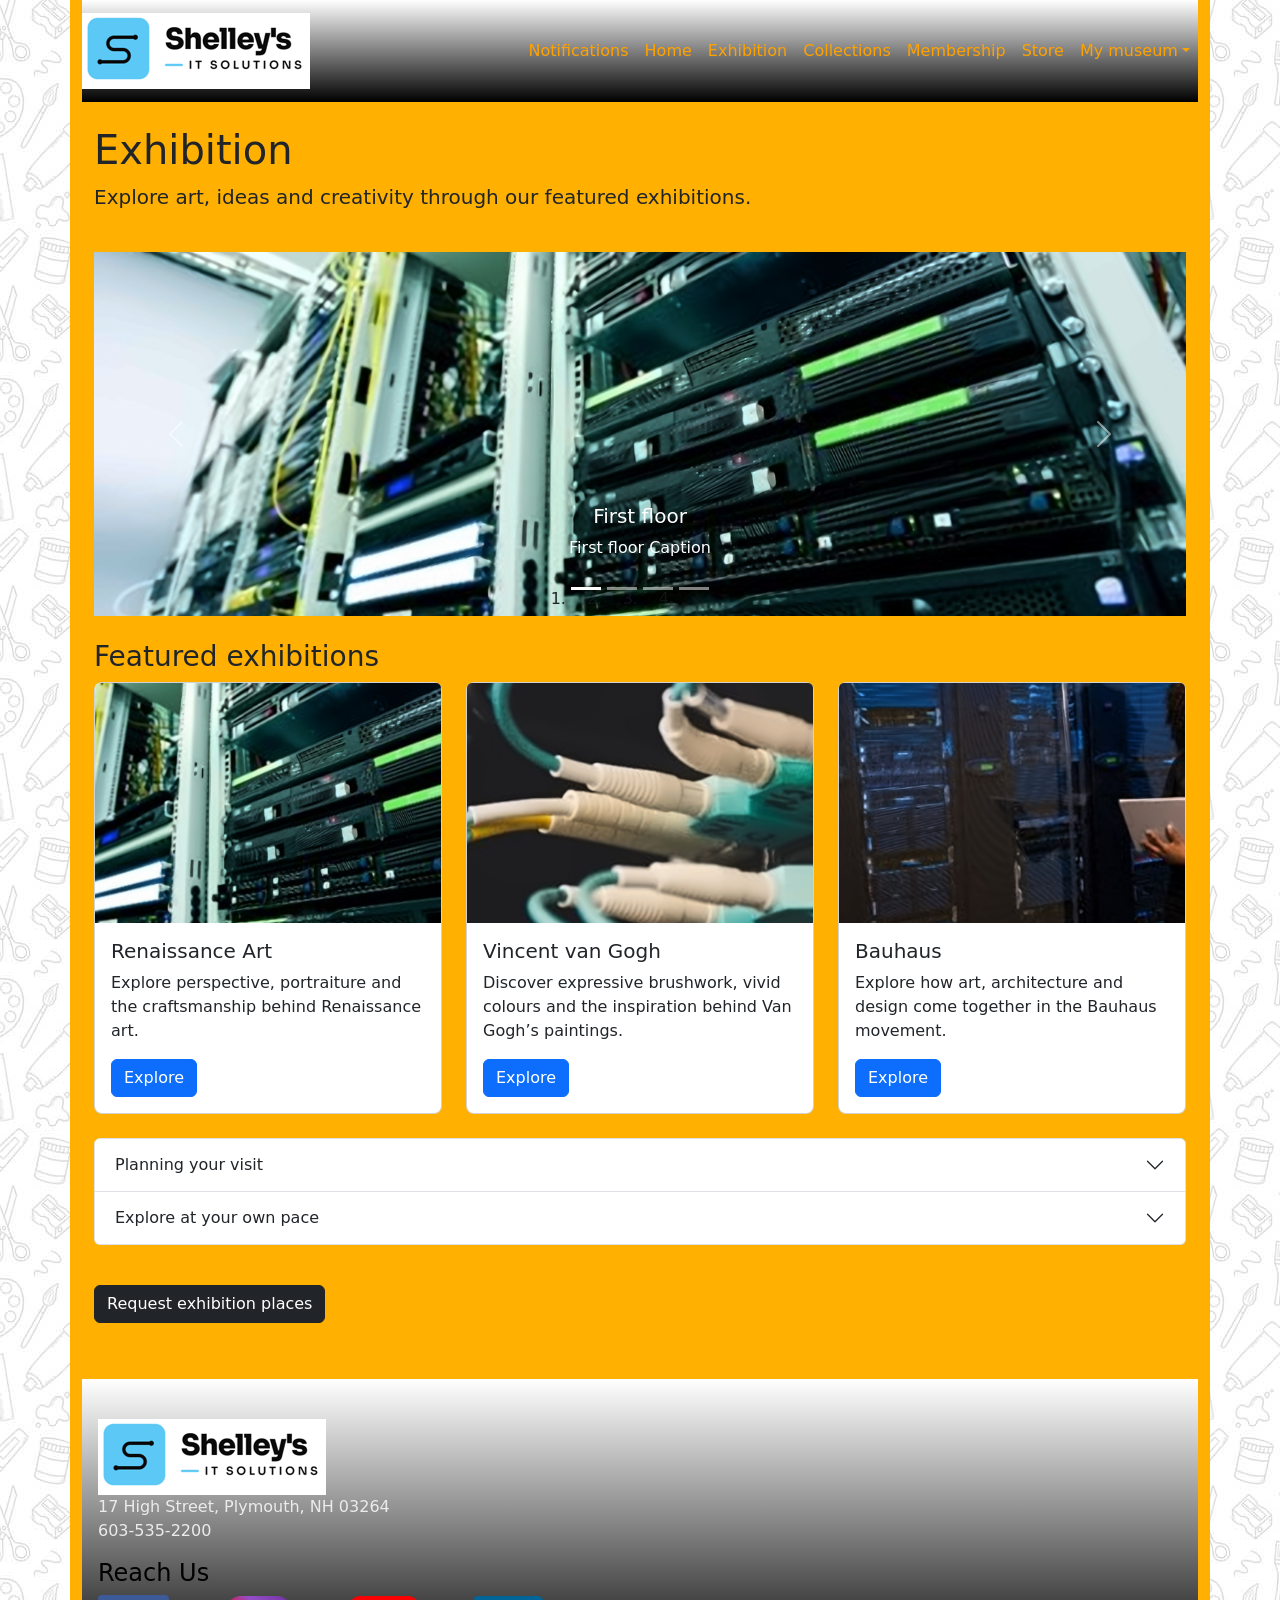
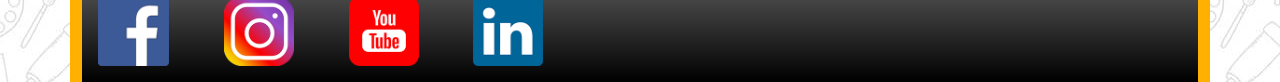
<file: exhibition.html>
<!DOCTYPE html>
<html lang="en"><head><meta charset="utf-8"><meta name="viewport" content="width=device-width, initial-scale=1"><title>Exhibition | Museum of Fine Arts</title><link href="css/bootstrap-5.3.8.css" rel="stylesheet"><link href="style.css" rel="stylesheet"></head><body><div class="container"><nav class="navbar navbar-expand-lg navbar-light bg-light"> <a class="navbar-brand" href="index.html"><img src="images/logo.png" width="228" height="76" alt="Museum of Fine Arts"/></a>
    <button class="navbar-toggler" type="button" data-bs-toggle="collapse" data-bs-target="#navbarSupportedContent1" aria-controls="navbarSupportedContent1" aria-expanded="false" aria-label="Toggle navigation"> <span class="navbar-toggler-icon"></span> </button>
    <div class="collapse navbar-collapse" id="navbarSupportedContent1">
      <ul class="navbar-nav ms-auto"><li class="nav-item"><a class="nav-link" href="notifications.html">Notifications</a></li>
        <li class="nav-item"> <a class="nav-link" href="index.html">Home</a> </li>
        <li class="nav-item"> <a class="nav-link" href="exhibition.html">Exhibition</a> </li>
        <li class="nav-item"> <a class="nav-link" href="collections.html">Collections</a></li>
        <li class="nav-item"> <a class="nav-link" href="membership.html">Membership</a></li>
        <li class="nav-item"> <a class="nav-link" href="store.html">Store</a></li>
      <li class="nav-item dropdown"><a class="nav-link dropdown-toggle" href="#" role="button" data-bs-toggle="dropdown" aria-expanded="false">My museum</a><ul class="dropdown-menu"><li><a class="dropdown-item" href="account.html">Account</a></li><li><a class="dropdown-item" href="my-orders.html">My orders</a></li><li><a class="dropdown-item" href="my-membership.html">My membership</a></li><li><a class="dropdown-item" href="bookings.html">Exhibition bookings</a></li><li><a class="dropdown-item" href="wishlist.html">Wishlist</a></li><li><a class="dropdown-item" href="admin.html">Admin dashboard</a></li></ul></li></ul>
</div>
  </nav><main class="page-content"><header class="py-4"><h1>Exhibition</h1><p class="lead">Explore art, ideas and creativity through our featured exhibitions.</p></header><div id="carouselExampleIndicators1" class="carousel slide" data-bs-ride="carousel" style="background-color: grey">
    <ol class="carousel-indicators">
      <li data-bs-target="#carouselExampleIndicators1" data-bs-slide-to="0" class="active"></li>
      <li data-bs-target="#carouselExampleIndicators1" data-bs-slide-to="1"></li>
      <li data-bs-target="#carouselExampleIndicators1" data-bs-slide-to="2"></li>
	  <li data-bs-target="#carouselExampleIndicators1" data-bs-slide-to="3"></li>
    </ol>
    <div class="carousel-inner" role="listbox">
      <div class="carousel-item active"> <img class="d-block mx-auto img-fluid" src="images/1.jpg" alt="First slide">
        <div class="carousel-caption">
          <h5>First floor</h5>
          <p>First floor Caption</p>
        </div>
      </div>
      <div class="carousel-item"> <img class="d-block mx-auto img-fluid" src="images/2.jpg" alt="Second slide">
        <div class="carousel-caption">
          <h5>Second floor</h5>
          <p>Second floor Caption</p>
        </div>
      </div>
      <div class="carousel-item"> <img class="d-block mx-auto img-fluid" src="images/3.jpg" alt="Third slide">
        <div class="carousel-caption">
          <h5>Third floor </h5>
          <p>Third floor Caption</p>
        </div>
      </div>
	  <div class="carousel-item"> <img class="d-block mx-auto img-fluid" src="images/4.jpg" alt="Fourth slide">
        <div class="carousel-caption">
          <h5>Fourth floor</h5>
          <p>Fourth floor Caption</p>
        </div>
      </div>
    </div>
    <a class="carousel-control-prev" href="#carouselExampleIndicators1" role="button" data-bs-slide="prev"> <span class="carousel-control-prev-icon" aria-hidden="true"></span> <span class="visually-hidden">Previous</span> </a> <a class="carousel-control-next" href="#carouselExampleIndicators1" role="button" data-bs-slide="next"> <span class="carousel-control-next-icon" aria-hidden="true"></span> <span class="visually-hidden">Next</span> </a> </div><br>
<h2 class="h3">Featured exhibitions</h2><div class="row g-4"><div class="col-md-6 col-lg-4"><article class="card h-100"><img src="images/1.jpg" class="card-img-top page-card-image" alt="Renaissance Art"><div class="card-body"><h2 class="h5 card-title">Renaissance Art</h2><p class="card-text">Explore perspective, portraiture and the craftsmanship behind Renaissance art.</p><a href="collections.html" class="btn btn-primary">Explore</a></div></article></div><div class="col-md-6 col-lg-4"><article class="card h-100"><img src="images/2.jpg" class="card-img-top page-card-image" alt="Vincent van Gogh"><div class="card-body"><h2 class="h5 card-title">Vincent van Gogh</h2><p class="card-text">Discover expressive brushwork, vivid colours and the inspiration behind Van Gogh’s paintings.</p><a href="collections.html" class="btn btn-primary">Explore</a></div></article></div><div class="col-md-6 col-lg-4"><article class="card h-100"><img src="images/3.jpg" class="card-img-top page-card-image" alt="Bauhaus"><div class="card-body"><h2 class="h5 card-title">Bauhaus</h2><p class="card-text">Explore how art, architecture and design come together in the Bauhaus movement.</p><a href="collections.html" class="btn btn-primary">Explore</a></div></article></div></div><div class="accordion my-4" id="pageQuestions"><div class="accordion-item"><h2 class="accordion-header"><button class="accordion-button collapsed" type="button" data-bs-toggle="collapse" data-bs-target="#question0" aria-expanded="false" aria-controls="question0">Planning your visit</button></h2><div id="question0" class="accordion-collapse collapse" data-bs-parent="#pageQuestions"><div class="accordion-body">Contact the museum using the details below to confirm exhibition availability and visiting arrangements.</div></div></div><div class="accordion-item"><h2 class="accordion-header"><button class="accordion-button collapsed" type="button" data-bs-toggle="collapse" data-bs-target="#question1" aria-expanded="false" aria-controls="question1">Explore at your own pace</button></h2><div id="question1" class="accordion-collapse collapse" data-bs-parent="#pageQuestions"><div class="accordion-body">Look closely at colour, texture and composition. Our Collections page offers themes to guide your visit.</div></div></div></div><a href="bookings.html" class="btn btn-dark mt-3">Request exhibition places</a></main><footer>
      <div class="row">
        <div class="col-xxl-6"><br><img src="images/logo.png" alt="" width="228" height="76" class="img-fluid"/><p>17 High Street, Plymouth, NH 03264<br>603-535-2200</p></div>
        <div class="col-xxl-6"><h4>Reach Us</h4><table class="social-links" border="0" cellspacing="10" cellpadding="0">
  <tbody>
    <tr>
      <td><a href="https://facebook.com" target="_blank"><img src="images/fb.png" alt="Facebook" width="71" height="71" class="img-fluid"></a></td>
      <td><a href="https://instagram.com" target="_blank"><img src="images/insta.png" alt="Instagram" width="70" height="71" class="img-fluid"></a></td>
      <td><a href="https://youtube.com" target="_blank"><img src="images/yt.png" alt="YouTube" width="70" height="71" class="img-fluid"></a></td>
      <td><a href="https://linkedin.com" target="_blank"><img src="images/in.png" alt="LinkedIn" width="70" height="71" class="img-fluid"></a></td>
    </tr>
  </tbody>
</table>
</div>
      </div>
    </footer></div><script src="js/popper-2.11.8.min.js"></script><script src="js/bootstrap-5.3.8.js"></script><script src="supabase-vendor.js"></script><script src="museum.js"></script><script src="qr-generator.js"></script><script src="museum-extras.js"></script></body></html>
</file>
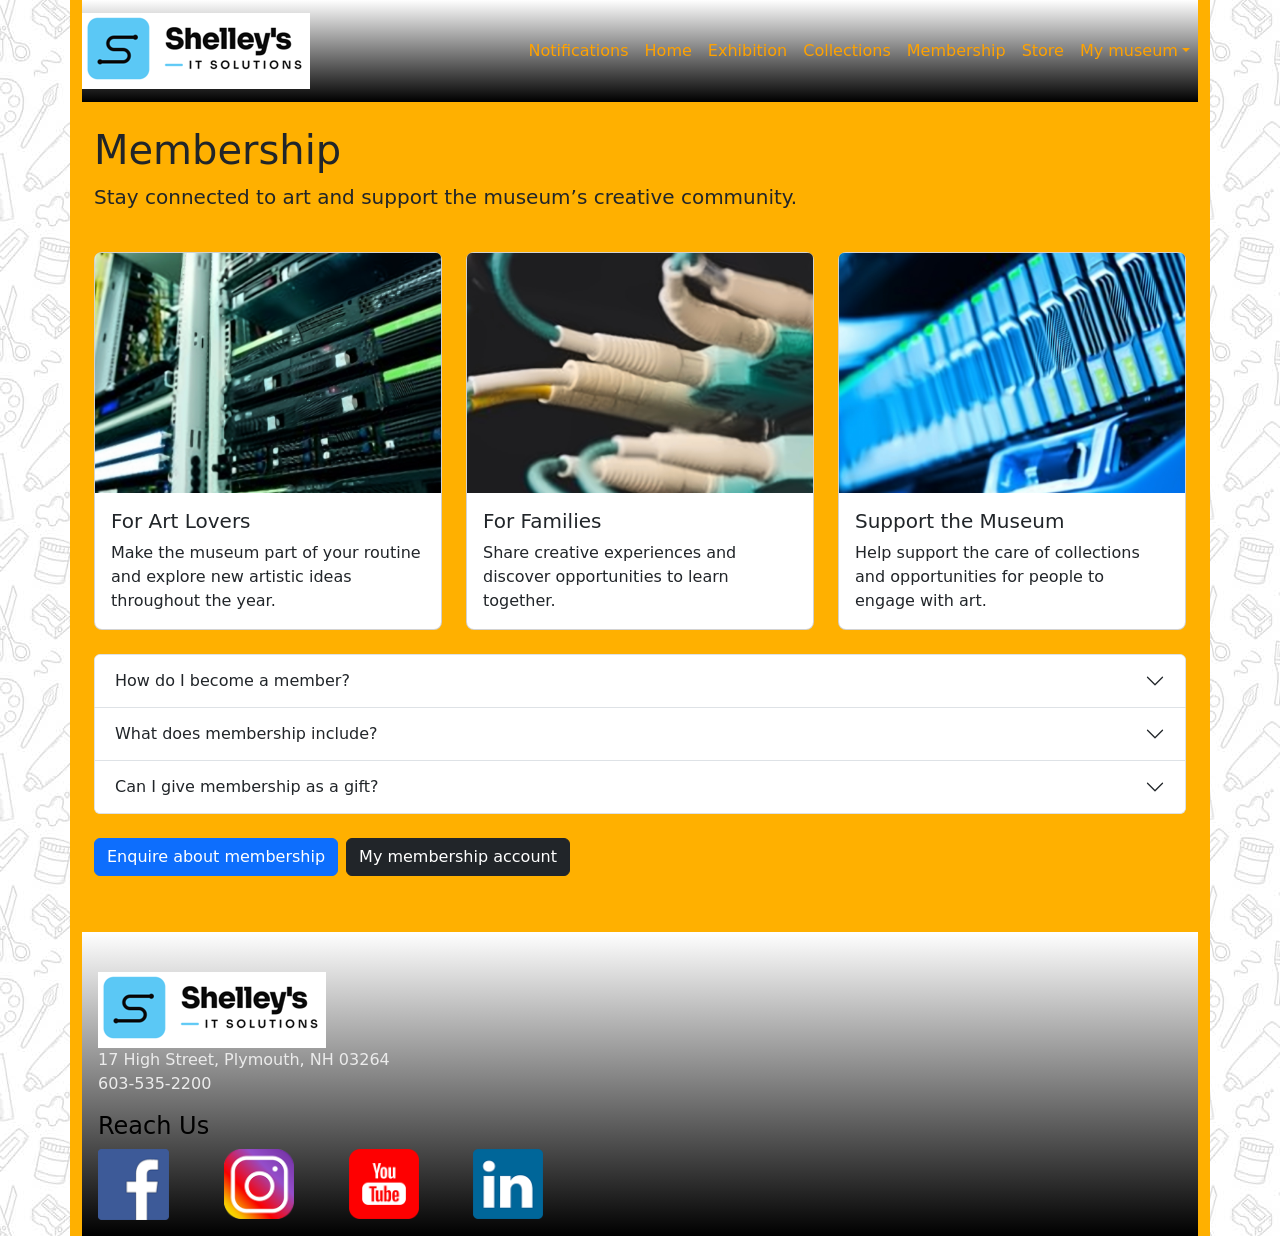
<file: membership.html>
<!DOCTYPE html>
<html lang="en"><head><meta charset="utf-8"><meta name="viewport" content="width=device-width, initial-scale=1"><title>Membership | Museum of Fine Arts</title><link href="css/bootstrap-5.3.8.css" rel="stylesheet"><link href="style.css" rel="stylesheet"></head><body><div class="container"><nav class="navbar navbar-expand-lg navbar-light bg-light"> <a class="navbar-brand" href="index.html"><img src="images/logo.png" width="228" height="76" alt="Museum of Fine Arts"/></a>
    <button class="navbar-toggler" type="button" data-bs-toggle="collapse" data-bs-target="#navbarSupportedContent1" aria-controls="navbarSupportedContent1" aria-expanded="false" aria-label="Toggle navigation"> <span class="navbar-toggler-icon"></span> </button>
    <div class="collapse navbar-collapse" id="navbarSupportedContent1">
      <ul class="navbar-nav ms-auto"><li class="nav-item"><a class="nav-link" href="notifications.html">Notifications</a></li>
        <li class="nav-item"> <a class="nav-link" href="index.html">Home</a> </li>
        <li class="nav-item"> <a class="nav-link" href="exhibition.html">Exhibition</a> </li>
        <li class="nav-item"> <a class="nav-link" href="collections.html">Collections</a></li>
        <li class="nav-item"> <a class="nav-link" href="membership.html">Membership</a></li>
        <li class="nav-item"> <a class="nav-link" href="store.html">Store</a></li>
      <li class="nav-item dropdown"><a class="nav-link dropdown-toggle" href="#" role="button" data-bs-toggle="dropdown" aria-expanded="false">My museum</a><ul class="dropdown-menu"><li><a class="dropdown-item" href="account.html">Account</a></li><li><a class="dropdown-item" href="my-orders.html">My orders</a></li><li><a class="dropdown-item" href="my-membership.html">My membership</a></li><li><a class="dropdown-item" href="bookings.html">Exhibition bookings</a></li><li><a class="dropdown-item" href="wishlist.html">Wishlist</a></li><li><a class="dropdown-item" href="admin.html">Admin dashboard</a></li></ul></li></ul>
</div>
  </nav><main class="page-content"><header class="py-4"><h1>Membership</h1><p class="lead">Stay connected to art and support the museum’s creative community.</p></header><div class="row g-4"><div class="col-md-6 col-lg-4"><article class="card h-100"><img src="images/1.jpg" class="card-img-top page-card-image" alt="For Art Lovers"><div class="card-body"><h2 class="h5 card-title">For Art Lovers</h2><p class="card-text">Make the museum part of your routine and explore new artistic ideas throughout the year.</p></div></article></div><div class="col-md-6 col-lg-4"><article class="card h-100"><img src="images/2.jpg" class="card-img-top page-card-image" alt="For Families"><div class="card-body"><h2 class="h5 card-title">For Families</h2><p class="card-text">Share creative experiences and discover opportunities to learn together.</p></div></article></div><div class="col-md-6 col-lg-4"><article class="card h-100"><img src="images/4.jpg" class="card-img-top page-card-image" alt="Support the Museum"><div class="card-body"><h2 class="h5 card-title">Support the Museum</h2><p class="card-text">Help support the care of collections and opportunities for people to engage with art.</p></div></article></div></div><div class="accordion my-4" id="pageQuestions"><div class="accordion-item"><h2 class="accordion-header"><button class="accordion-button collapsed" type="button" data-bs-toggle="collapse" data-bs-target="#question0" aria-expanded="false" aria-controls="question0">How do I become a member?</button></h2><div id="question0" class="accordion-collapse collapse" data-bs-parent="#pageQuestions"><div class="accordion-body">Contact the museum on 603-535-2200 to ask about current membership options and how to join.</div></div></div><div class="accordion-item"><h2 class="accordion-header"><button class="accordion-button collapsed" type="button" data-bs-toggle="collapse" data-bs-target="#question1" aria-expanded="false" aria-controls="question1">What does membership include?</button></h2><div id="question1" class="accordion-collapse collapse" data-bs-parent="#pageQuestions"><div class="accordion-body">Membership prices, benefits and eligibility should be confirmed directly with the museum before joining.</div></div></div><div class="accordion-item"><h2 class="accordion-header"><button class="accordion-button collapsed" type="button" data-bs-toggle="collapse" data-bs-target="#question2" aria-expanded="false" aria-controls="question2">Can I give membership as a gift?</button></h2><div id="question2" class="accordion-collapse collapse" data-bs-parent="#pageQuestions"><div class="accordion-body">Ask the museum whether gift memberships are available and which option would suit the recipient.</div></div></div></div><a href="https://form.jotform.com/262814466764063" class="btn btn-primary">Enquire about membership</a><a href="my-membership.html" class="btn btn-dark ms-2">My membership account</a></main><footer>
      <div class="row">
        <div class="col-xxl-6"><br><img src="images/logo.png" alt="" width="228" height="76" class="img-fluid"/><p>17 High Street, Plymouth, NH 03264<br>603-535-2200</p></div>
        <div class="col-xxl-6"><h4>Reach Us</h4><table class="social-links" border="0" cellspacing="10" cellpadding="0">
  <tbody>
    <tr>
      <td><a href="https://facebook.com" target="_blank"><img src="images/fb.png" alt="Facebook" width="71" height="71" class="img-fluid"></a></td>
      <td><a href="https://instagram.com" target="_blank"><img src="images/insta.png" alt="Instagram" width="70" height="71" class="img-fluid"></a></td>
      <td><a href="https://youtube.com" target="_blank"><img src="images/yt.png" alt="YouTube" width="70" height="71" class="img-fluid"></a></td>
      <td><a href="https://linkedin.com" target="_blank"><img src="images/in.png" alt="LinkedIn" width="70" height="71" class="img-fluid"></a></td>
    </tr>
  </tbody>
</table>
</div>
      </div>
    </footer></div><script src="js/popper-2.11.8.min.js"></script><script src="js/bootstrap-5.3.8.js"></script><script src="supabase-vendor.js"></script><script src="museum.js"></script><script src="qr-generator.js"></script><script src="museum-extras.js"></script></body></html>
</file>
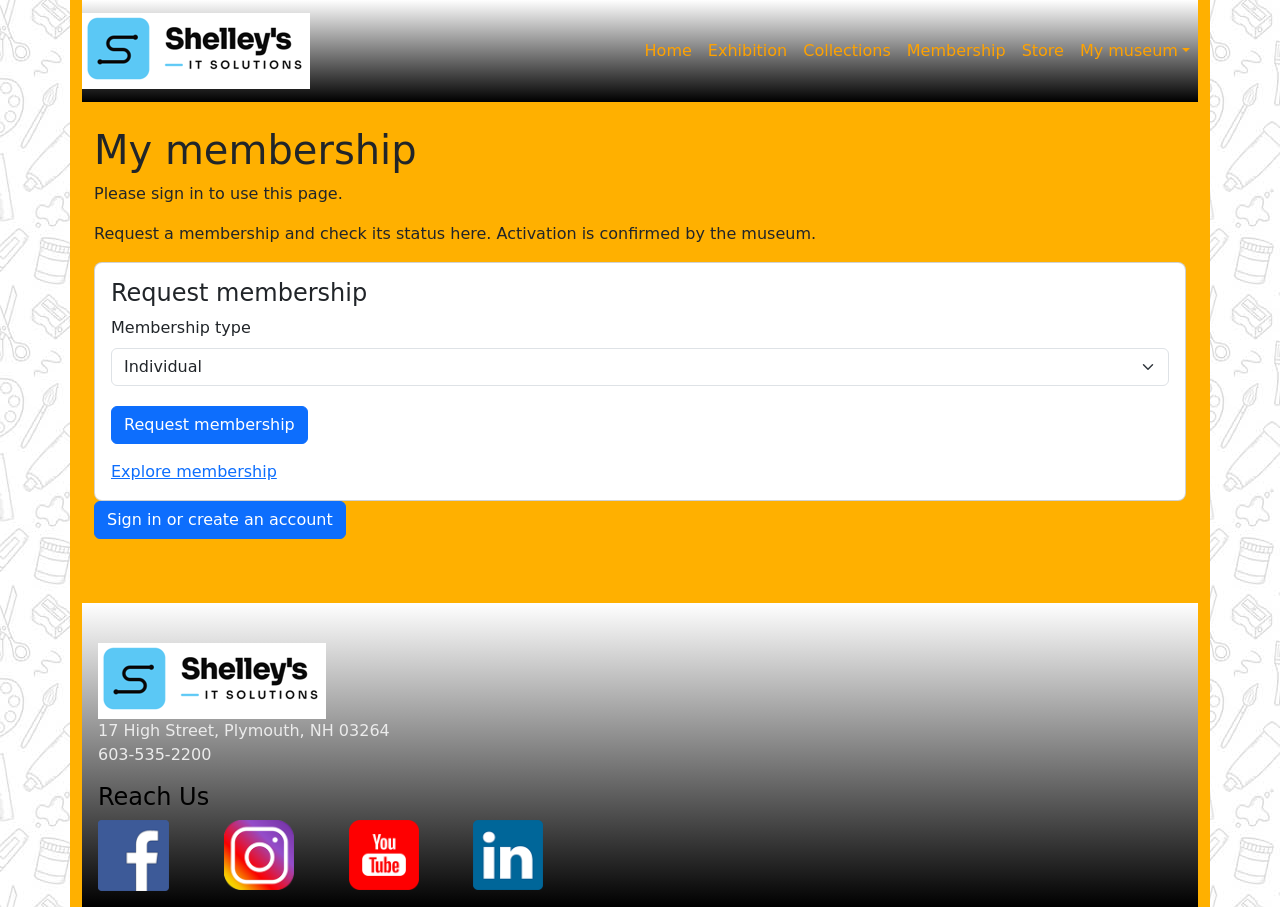
<file: my-membership.html>
<!DOCTYPE html><html lang="en"><head><meta charset="utf-8"><meta name="viewport" content="width=device-width, initial-scale=1"><title>My membership | Museum of Fine Arts</title><meta name="robots" content="noindex"><link href="css/bootstrap-5.3.8.css" rel="stylesheet"><link href="style.css" rel="stylesheet"></head><body data-museum-page="my-membership"><div class="container"><nav class="navbar navbar-expand-lg navbar-light bg-light"> <a class="navbar-brand" href="index.html"><img src="images/logo.png" width="228" height="76" alt="Museum of Fine Arts"/></a>
    <button class="navbar-toggler" type="button" data-bs-toggle="collapse" data-bs-target="#navbarSupportedContent1" aria-controls="navbarSupportedContent1" aria-expanded="false" aria-label="Toggle navigation"> <span class="navbar-toggler-icon"></span> </button>
    <div class="collapse navbar-collapse" id="navbarSupportedContent1">
      <ul class="navbar-nav ms-auto">
        <li class="nav-item"> <a class="nav-link" href="index.html">Home</a> </li>
        <li class="nav-item"> <a class="nav-link" href="exhibition.html">Exhibition</a> </li>
        <li class="nav-item"> <a class="nav-link" href="collections.html">Collections</a></li>
        <li class="nav-item"> <a class="nav-link" href="membership.html">Membership</a></li>
        <li class="nav-item"> <a class="nav-link" href="store.html">Store</a></li>
      <li class="nav-item dropdown"><a class="nav-link dropdown-toggle" href="#" role="button" data-bs-toggle="dropdown" aria-expanded="false">My museum</a><ul class="dropdown-menu"><li><a class="dropdown-item" href="account.html">Account</a></li><li><a class="dropdown-item" href="my-orders.html">My orders</a></li><li><a class="dropdown-item" href="my-membership.html">My membership</a></li><li><a class="dropdown-item" href="bookings.html">Exhibition bookings</a></li><li><a class="dropdown-item" href="wishlist.html">Wishlist</a></li><li><a class="dropdown-item" href="notifications.html">Notifications</a></li><li><a class="dropdown-item" href="check-in.html">Staff check-in</a></li><li><a class="dropdown-item" href="admin.html">Admin dashboard</a></li></ul></li></ul>
</div>
  </nav><main class="page-content py-4"><h1>My membership</h1><p id="museum-message" role="status" aria-live="polite"></p><p>Request a membership and check its status here. Activation is confirmed by the museum.</p><div id="memberships-list"></div><section class="card mt-3"><div class="card-body"><h2 class="h4">Request membership</h2><form id="membership-form"><label for="member-plan" class="form-label">Membership type</label><select id="member-plan" class="form-select mb-3"><option>Individual</option><option>Family</option><option>Supporter</option></select><button class="btn btn-primary">Request membership</button></form><a href="membership.html" class="d-block mt-3">Explore membership</a></div></section></main><footer>
      <div class="row">
        <div class="col-xxl-6"><br><img src="images/logo.png" alt="" width="228" height="76" class="img-fluid"/><p>17 High Street, Plymouth, NH 03264<br>603-535-2200</p></div>
        <div class="col-xxl-6"><h4>Reach Us</h4><table class="social-links" border="0" cellspacing="10" cellpadding="0">
  <tbody>
    <tr>
      <td><a href="https://facebook.com" target="_blank"><img src="images/fb.png" alt="Facebook" width="71" height="71" class="img-fluid"></a></td>
      <td><a href="https://instagram.com" target="_blank"><img src="images/insta.png" alt="Instagram" width="70" height="71" class="img-fluid"></a></td>
      <td><a href="https://youtube.com" target="_blank"><img src="images/yt.png" alt="YouTube" width="70" height="71" class="img-fluid"></a></td>
      <td><a href="https://linkedin.com" target="_blank"><img src="images/in.png" alt="LinkedIn" width="70" height="71" class="img-fluid"></a></td>
    </tr>
  </tbody>
</table>
</div>
      </div>
    </footer></div><script src="js/popper-2.11.8.min.js"></script><script src="js/bootstrap-5.3.8.js"></script><script src="supabase-vendor.js"></script><script src="museum.js"></script><script src="qr-generator.js"></script><script src="museum-extras.js"></script></body></html>
</file>
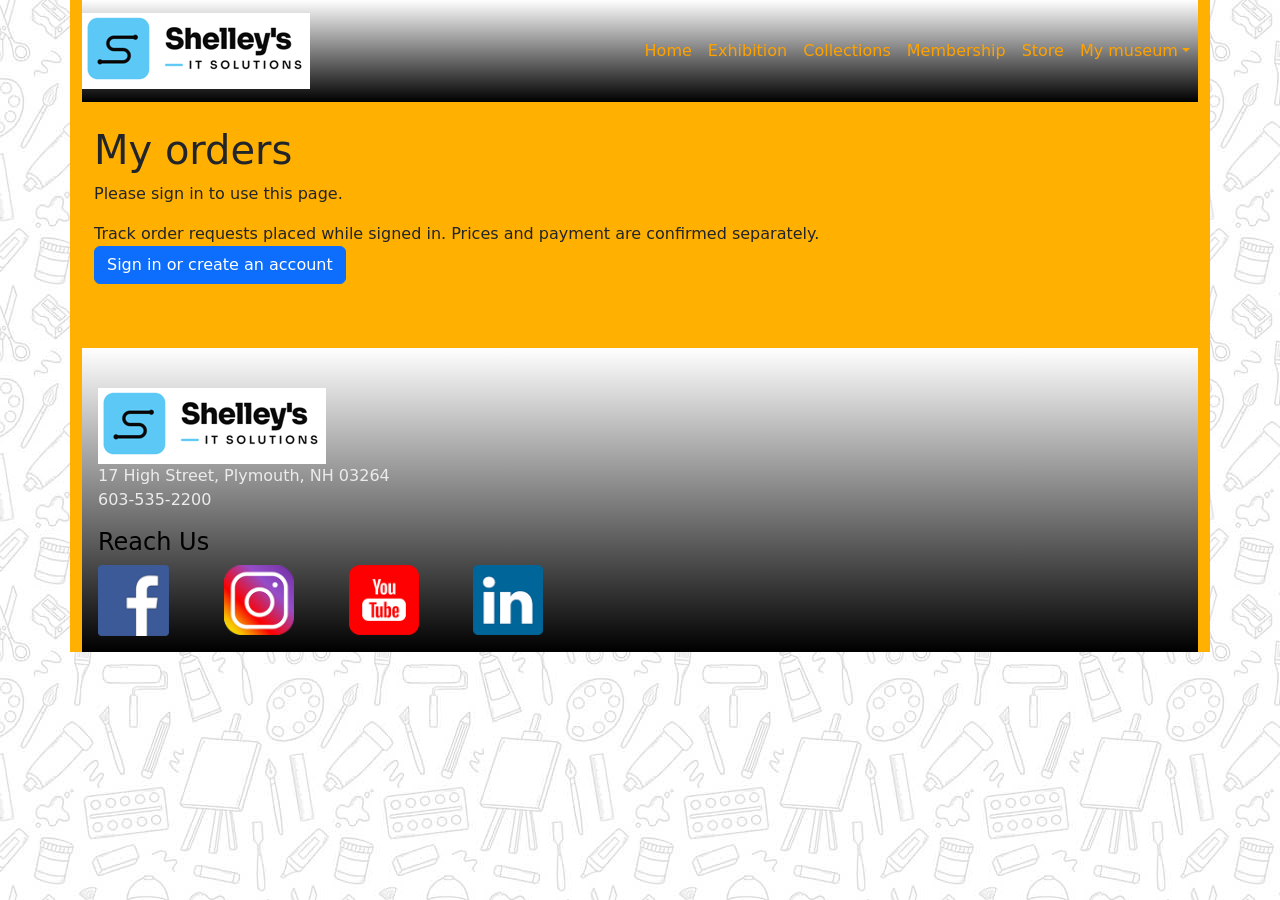
<file: my-orders.html>
<!DOCTYPE html><html lang="en"><head><meta charset="utf-8"><meta name="viewport" content="width=device-width, initial-scale=1"><title>My orders | Museum of Fine Arts</title><meta name="robots" content="noindex"><link href="css/bootstrap-5.3.8.css" rel="stylesheet"><link href="style.css" rel="stylesheet"></head><body data-museum-page="my-orders"><div class="container"><nav class="navbar navbar-expand-lg navbar-light bg-light"> <a class="navbar-brand" href="index.html"><img src="images/logo.png" width="228" height="76" alt="Museum of Fine Arts"/></a>
    <button class="navbar-toggler" type="button" data-bs-toggle="collapse" data-bs-target="#navbarSupportedContent1" aria-controls="navbarSupportedContent1" aria-expanded="false" aria-label="Toggle navigation"> <span class="navbar-toggler-icon"></span> </button>
    <div class="collapse navbar-collapse" id="navbarSupportedContent1">
      <ul class="navbar-nav ms-auto">
        <li class="nav-item"> <a class="nav-link" href="index.html">Home</a> </li>
        <li class="nav-item"> <a class="nav-link" href="exhibition.html">Exhibition</a> </li>
        <li class="nav-item"> <a class="nav-link" href="collections.html">Collections</a></li>
        <li class="nav-item"> <a class="nav-link" href="membership.html">Membership</a></li>
        <li class="nav-item"> <a class="nav-link" href="store.html">Store</a></li>
      <li class="nav-item dropdown"><a class="nav-link dropdown-toggle" href="#" role="button" data-bs-toggle="dropdown" aria-expanded="false">My museum</a><ul class="dropdown-menu"><li><a class="dropdown-item" href="account.html">Account</a></li><li><a class="dropdown-item" href="my-orders.html">My orders</a></li><li><a class="dropdown-item" href="my-membership.html">My membership</a></li><li><a class="dropdown-item" href="bookings.html">Exhibition bookings</a></li><li><a class="dropdown-item" href="wishlist.html">Wishlist</a></li><li><a class="dropdown-item" href="notifications.html">Notifications</a></li><li><a class="dropdown-item" href="check-in.html">Staff check-in</a></li><li><a class="dropdown-item" href="admin.html">Admin dashboard</a></li></ul></li></ul>
</div>
  </nav><main class="page-content py-4"><h1>My orders</h1><p id="museum-message" role="status" aria-live="polite"></p><p>Track order requests placed while signed in. Prices and payment are confirmed separately.</p><div id="orders-list" class="row g-3"></div></main><footer>
      <div class="row">
        <div class="col-xxl-6"><br><img src="images/logo.png" alt="" width="228" height="76" class="img-fluid"/><p>17 High Street, Plymouth, NH 03264<br>603-535-2200</p></div>
        <div class="col-xxl-6"><h4>Reach Us</h4><table class="social-links" border="0" cellspacing="10" cellpadding="0">
  <tbody>
    <tr>
      <td><a href="https://facebook.com" target="_blank"><img src="images/fb.png" alt="Facebook" width="71" height="71" class="img-fluid"></a></td>
      <td><a href="https://instagram.com" target="_blank"><img src="images/insta.png" alt="Instagram" width="70" height="71" class="img-fluid"></a></td>
      <td><a href="https://youtube.com" target="_blank"><img src="images/yt.png" alt="YouTube" width="70" height="71" class="img-fluid"></a></td>
      <td><a href="https://linkedin.com" target="_blank"><img src="images/in.png" alt="LinkedIn" width="70" height="71" class="img-fluid"></a></td>
    </tr>
  </tbody>
</table>
</div>
      </div>
    </footer></div><script src="js/popper-2.11.8.min.js"></script><script src="js/bootstrap-5.3.8.js"></script><script src="supabase-vendor.js"></script><script src="museum.js"></script><script src="qr-generator.js"></script><script src="museum-extras.js"></script></body></html>
</file>
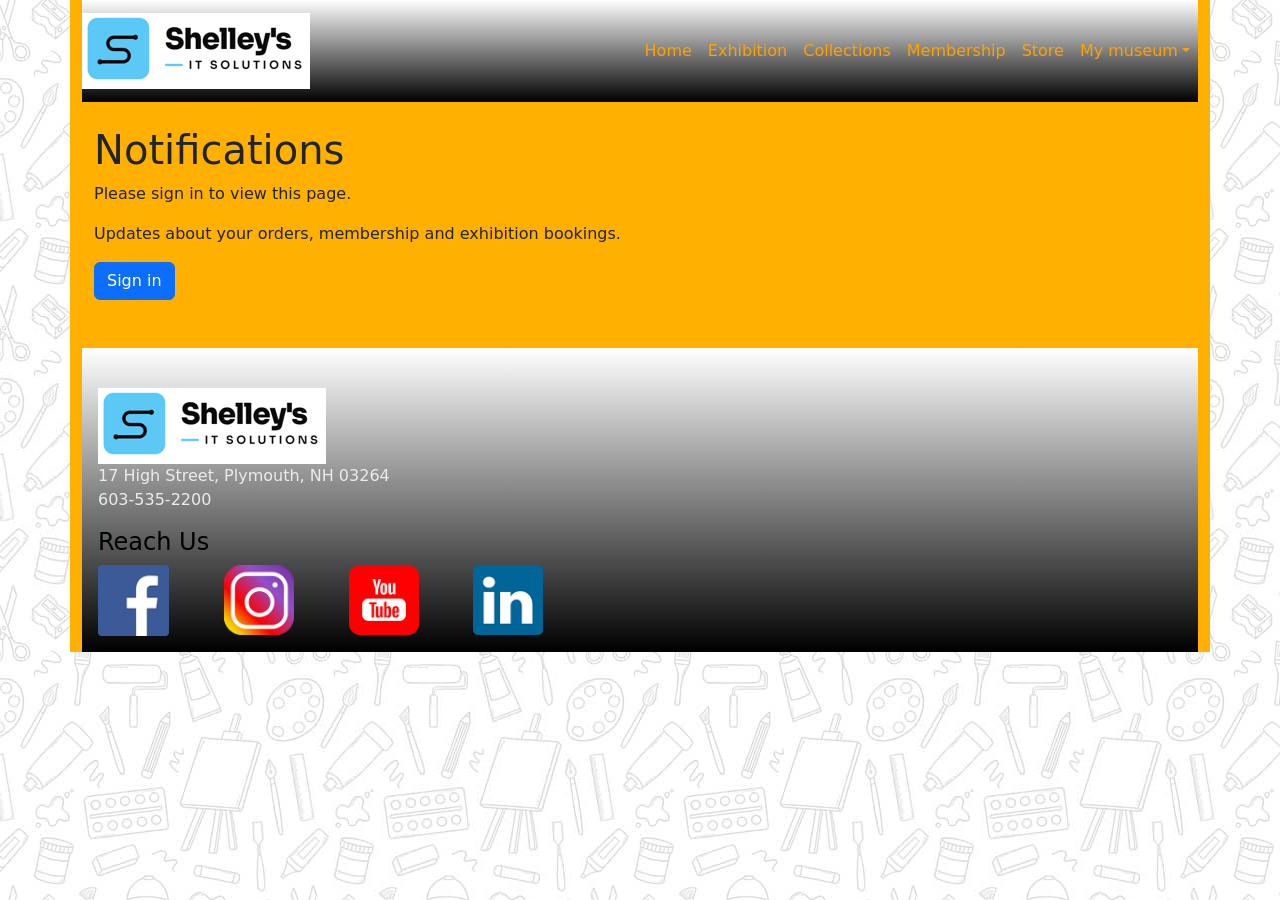
<file: notifications.html>
<!DOCTYPE html><html lang="en"><head><meta charset="utf-8"><meta name="viewport" content="width=device-width, initial-scale=1"><meta name="robots" content="noindex"><title>Notifications | Museum of Fine Arts</title><link href="css/bootstrap-5.3.8.css" rel="stylesheet"><link href="style.css" rel="stylesheet"></head><body data-museum-page="notifications"><div class="container"><nav class="navbar navbar-expand-lg navbar-light bg-light"> <a class="navbar-brand" href="index.html"><img src="images/logo.png" width="228" height="76" alt="Museum of Fine Arts"/></a>
    <button class="navbar-toggler" type="button" data-bs-toggle="collapse" data-bs-target="#navbarSupportedContent1" aria-controls="navbarSupportedContent1" aria-expanded="false" aria-label="Toggle navigation"> <span class="navbar-toggler-icon"></span> </button>
    <div class="collapse navbar-collapse" id="navbarSupportedContent1">
      <ul class="navbar-nav ms-auto">
        <li class="nav-item"> <a class="nav-link" href="index.html">Home</a> </li>
        <li class="nav-item"> <a class="nav-link" href="exhibition.html">Exhibition</a> </li>
        <li class="nav-item"> <a class="nav-link" href="collections.html">Collections</a></li>
        <li class="nav-item"> <a class="nav-link" href="membership.html">Membership</a></li>
        <li class="nav-item"> <a class="nav-link" href="store.html">Store</a></li>
      <li class="nav-item dropdown"><a class="nav-link dropdown-toggle" href="#" role="button" data-bs-toggle="dropdown" aria-expanded="false">My museum</a><ul class="dropdown-menu"><li><a class="dropdown-item" href="account.html">Account</a></li><li><a class="dropdown-item" href="my-orders.html">My orders</a></li><li><a class="dropdown-item" href="my-membership.html">My membership</a></li><li><a class="dropdown-item" href="bookings.html">Exhibition bookings</a></li><li><a class="dropdown-item" href="wishlist.html">Wishlist</a></li><li><a class="dropdown-item" href="notifications.html">Notifications</a></li><li><a class="dropdown-item" href="check-in.html">Staff check-in</a></li><li><a class="dropdown-item" href="admin.html">Admin dashboard</a></li></ul></li></ul>
</div>
  </nav><main class="page-content py-4"><h1>Notifications</h1><p id="museum-message" role="status" aria-live="polite"></p><p>Updates about your orders, membership and exhibition bookings.</p><div id="notifications-list"></div></main><footer>
      <div class="row">
        <div class="col-xxl-6"><br><img src="images/logo.png" alt="" width="228" height="76" class="img-fluid"/><p>17 High Street, Plymouth, NH 03264<br>603-535-2200</p></div>
        <div class="col-xxl-6"><h4>Reach Us</h4><table class="social-links" border="0" cellspacing="10" cellpadding="0">
  <tbody>
    <tr>
      <td><a href="https://facebook.com" target="_blank"><img src="images/fb.png" alt="Facebook" width="71" height="71" class="img-fluid"></a></td>
      <td><a href="https://instagram.com" target="_blank"><img src="images/insta.png" alt="Instagram" width="70" height="71" class="img-fluid"></a></td>
      <td><a href="https://youtube.com" target="_blank"><img src="images/yt.png" alt="YouTube" width="70" height="71" class="img-fluid"></a></td>
      <td><a href="https://linkedin.com" target="_blank"><img src="images/in.png" alt="LinkedIn" width="70" height="71" class="img-fluid"></a></td>
    </tr>
  </tbody>
</table>
</div>
      </div>
    </footer></div><script src="js/popper-2.11.8.min.js"></script><script src="js/bootstrap-5.3.8.js"></script><script src="supabase-vendor.js"></script><script src="museum.js"></script><script src="qr-generator.js"></script><script src="museum-extras.js"></script></body></html>
</file>
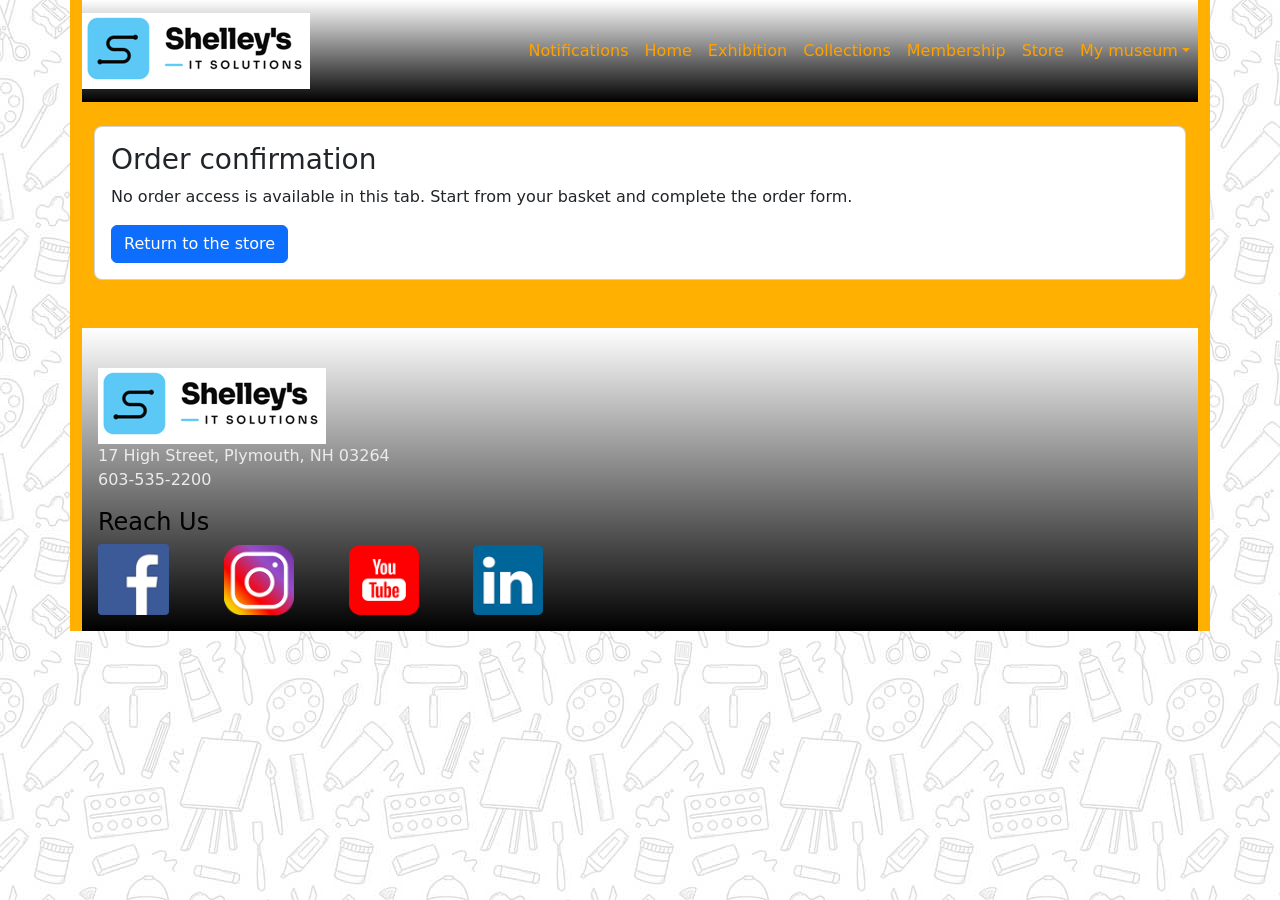
<file: order-confirmation.html>
<!DOCTYPE html>
<html lang="en"><head><meta charset="utf-8"><meta name="viewport" content="width=device-width, initial-scale=1"><title>Order confirmation | Museum of Fine Arts</title><meta name="robots" content="noindex"><meta name="referrer" content="no-referrer"><link href="css/bootstrap-5.3.8.css" rel="stylesheet"><link href="style.css" rel="stylesheet"></head><body><div class="container"><nav class="navbar navbar-expand-lg navbar-light bg-light"> <a class="navbar-brand" href="index.html"><img src="images/logo.png" width="228" height="76" alt="Museum of Fine Arts"/></a>
    <button class="navbar-toggler" type="button" data-bs-toggle="collapse" data-bs-target="#navbarSupportedContent1" aria-controls="navbarSupportedContent1" aria-expanded="false" aria-label="Toggle navigation"> <span class="navbar-toggler-icon"></span> </button>
    <div class="collapse navbar-collapse" id="navbarSupportedContent1">
      <ul class="navbar-nav ms-auto"><li class="nav-item"><a class="nav-link" href="notifications.html">Notifications</a></li>
        <li class="nav-item"> <a class="nav-link" href="index.html">Home</a> </li>
        <li class="nav-item"> <a class="nav-link" href="exhibition.html">Exhibition</a> </li>
        <li class="nav-item"> <a class="nav-link" href="collections.html">Collections</a></li>
        <li class="nav-item"> <a class="nav-link" href="membership.html">Membership</a></li>
        <li class="nav-item"> <a class="nav-link" href="store.html">Store</a></li>
      <li class="nav-item dropdown"><a class="nav-link dropdown-toggle" href="#" role="button" data-bs-toggle="dropdown" aria-expanded="false">My museum</a><ul class="dropdown-menu"><li><a class="dropdown-item" href="account.html">Account</a></li><li><a class="dropdown-item" href="my-orders.html">My orders</a></li><li><a class="dropdown-item" href="my-membership.html">My membership</a></li><li><a class="dropdown-item" href="bookings.html">Exhibition bookings</a></li><li><a class="dropdown-item" href="wishlist.html">Wishlist</a></li><li><a class="dropdown-item" href="admin.html">Admin dashboard</a></li></ul></li></ul>
</div>
  </nav><main class="page-content py-4"><section class="card"><div class="card-body"><h1 class="h3">Order confirmation</h1><p id="order-status" role="status">Checking your order…</p><div id="order-details" hidden><h2 class="h5">Order request received</h2><dl id="order-fields"></dl><p>Prices, availability and delivery charges will be confirmed before payment is requested.</p><button type="button" id="print-order" class="btn btn-outline-dark">Print order details</button></div><button id="retry-order" type="button" class="btn btn-outline-primary">Check again</button> <a href="store.html" class="btn btn-primary">Return to the store</a></div></section></main><footer>
      <div class="row">
        <div class="col-xxl-6"><br><img src="images/logo.png" alt="" width="228" height="76" class="img-fluid"/><p>17 High Street, Plymouth, NH 03264<br>603-535-2200</p></div>
        <div class="col-xxl-6"><h4>Reach Us</h4><table class="social-links" border="0" cellspacing="10" cellpadding="0">
  <tbody>
    <tr>
      <td><a href="https://facebook.com" target="_blank"><img src="images/fb.png" alt="Facebook" width="71" height="71" class="img-fluid"></a></td>
      <td><a href="https://instagram.com" target="_blank"><img src="images/insta.png" alt="Instagram" width="70" height="71" class="img-fluid"></a></td>
      <td><a href="https://youtube.com" target="_blank"><img src="images/yt.png" alt="YouTube" width="70" height="71" class="img-fluid"></a></td>
      <td><a href="https://linkedin.com" target="_blank"><img src="images/in.png" alt="LinkedIn" width="70" height="71" class="img-fluid"></a></td>
    </tr>
  </tbody>
</table>
</div>
      </div>
    </footer></div></div><script>(() => {
const status=document.getElementById('order-status'),details=document.getElementById('order-details'),fields=document.getElementById('order-fields'),retry=document.getElementById('retry-order');
let access;try{access=JSON.parse(sessionStorage.getItem('museum-order-access'));}catch{}
async function check(){
details.hidden=true;retry.disabled=true;
if(!access||!/^[a-f0-9]{64}$/.test(access.token)||Date.now()-access.created>7*86400000){status.textContent='No order access is available in this tab. Start from your basket and complete the order form.';retry.hidden=true;return;}
status.textContent='Checking your completed order…';
try{
const response=await fetch('/api/order-confirmation',{method:'POST',headers:{'Content-Type':'application/json'},body:JSON.stringify({token:access.token})});const order=await response.json();
if(!response.ok)throw new Error(order.error||'Could not verify your order.');
fields.replaceChildren();
for(const [label,value] of [['Order reference',order.reference],['Submitted',order.date],['Name',order.name],['Your order',order.summary],['Delivery or collection',order.delivery],['Order notes',order.notes]]){if(!value)continue;const dt=document.createElement('dt'),dd=document.createElement('dd');dt.textContent=label;dd.textContent=value;dd.style.whiteSpace='pre-wrap';fields.append(dt,dd);}
details.hidden=false;window.dispatchEvent(new CustomEvent('museum-order-verified'));status.textContent='Your order request has been submitted. This is not a payment receipt.';
}catch(error){status.textContent=error.message;}finally{retry.disabled=false;}
}
retry.addEventListener('click',check);document.getElementById('print-order').addEventListener('click',()=>window.print());check();
})();</script><script src="supabase-vendor.js"></script><script src="museum.js"></script><script src="qr-generator.js"></script><script src="museum-extras.js"></script></body></html>
</file>
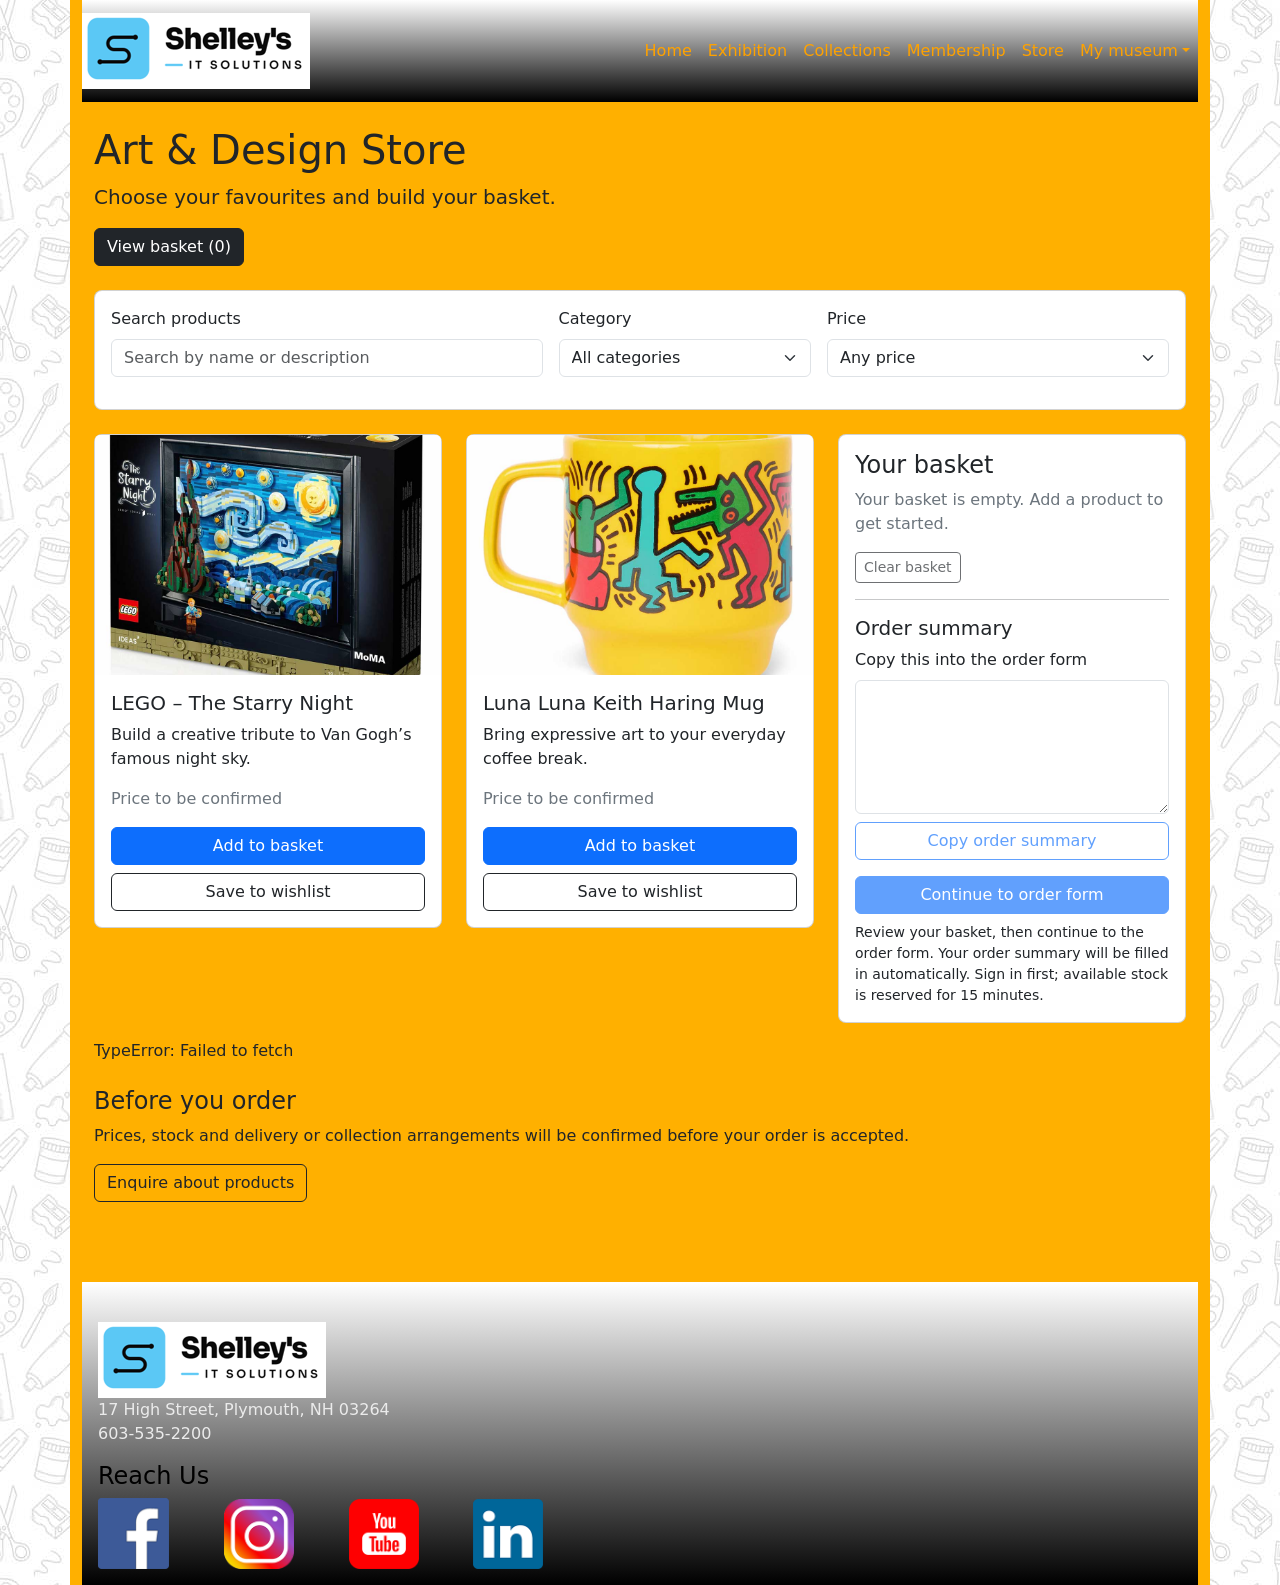
<file: store.html>
<!DOCTYPE html>
<html lang="en"><head><meta charset="utf-8"><meta name="viewport" content="width=device-width, initial-scale=1"><title>Store | Museum of Fine Arts</title><link href="css/bootstrap-5.3.8.css" rel="stylesheet"><link href="style.css" rel="stylesheet"></head><body><div class="container"><nav class="navbar navbar-expand-lg navbar-light bg-light"> <a class="navbar-brand" href="index.html"><img src="images/logo.png" width="228" height="76" alt="Museum of Fine Arts"/></a>
    <button class="navbar-toggler" type="button" data-bs-toggle="collapse" data-bs-target="#navbarSupportedContent1" aria-controls="navbarSupportedContent1" aria-expanded="false" aria-label="Toggle navigation"> <span class="navbar-toggler-icon"></span> </button>
    <div class="collapse navbar-collapse" id="navbarSupportedContent1">
      <ul class="navbar-nav ms-auto">
        <li class="nav-item"> <a class="nav-link" href="index.html">Home</a> </li>
        <li class="nav-item"> <a class="nav-link" href="exhibition.html">Exhibition</a> </li>
        <li class="nav-item"> <a class="nav-link" href="collections.html">Collections</a></li>
        <li class="nav-item"> <a class="nav-link" href="membership.html">Membership</a></li>
        <li class="nav-item"> <a class="nav-link" href="store.html">Store</a></li>
      <li class="nav-item dropdown"><a class="nav-link dropdown-toggle" href="#" role="button" data-bs-toggle="dropdown" aria-expanded="false">My museum</a><ul class="dropdown-menu"><li><a class="dropdown-item" href="account.html">Account</a></li><li><a class="dropdown-item" href="my-orders.html">My orders</a></li><li><a class="dropdown-item" href="my-membership.html">My membership</a></li><li><a class="dropdown-item" href="bookings.html">Exhibition bookings</a></li><li><a class="dropdown-item" href="wishlist.html">Wishlist</a></li><li><a class="dropdown-item" href="notifications.html">Notifications</a></li><li><a class="dropdown-item" href="check-in.html">Staff check-in</a></li><li><a class="dropdown-item" href="admin.html">Admin dashboard</a></li></ul></li></ul>
</div>
  </nav><main class="page-content"><header class="py-4"><h1>Art &amp; Design Store</h1><p class="lead">Choose your favourites and build your basket.</p><a href="#basket" class="btn btn-dark">View basket (<span id="basket-count">0</span>)</a></header>
<section class="card mb-4"><div class="card-body"><div class="row g-3"><div class="col-md-5"><label for="product-search" class="form-label">Search products</label><input id="product-search" class="form-control" type="search" placeholder="Search by name or description"></div><div class="col-md-3"><label for="product-category" class="form-label">Category</label><select id="product-category" class="form-select"><option value="">All categories</option><option>Building sets</option><option>Homeware</option></select></div><div class="col-md-4"><label for="product-price" class="form-label">Price</label><select id="product-price" class="form-select"><option value="">Any price</option><option value="25">Up to £25</option><option value="100">Up to £100</option><option value="unknown">Price to be confirmed</option></select></div></div><p id="product-results" class="small mt-3 mb-0" role="status"></p></div></section><div class="row g-4"><div class="col-lg-8"><div class="row g-4">
<div class="col-md-6" data-product="starry"><article class="card h-100"><img src="images/gogh.jpg" class="card-img-top page-card-image" alt="LEGO – The Starry Night"><div class="card-body d-flex flex-column"><h2 class="h5">LEGO – The Starry Night</h2><p>Build a creative tribute to Van Gogh’s famous night sky.</p><p class="text-secondary">Price to be confirmed</p><button type="button" data-add="starry" class="btn btn-primary mt-auto">Add to basket</button><button data-wish="starry" class="btn btn-outline-dark mt-2" type="button">Save to wishlist</button></div></article></div><div class="col-md-6" data-product="mug"><article class="card h-100"><img src="images/haring.jpg" class="card-img-top page-card-image" alt="Luna Luna Keith Haring Mug"><div class="card-body d-flex flex-column"><h2 class="h5">Luna Luna Keith Haring Mug</h2><p>Bring expressive art to your everyday coffee break.</p><p class="text-secondary">Price to be confirmed</p><button type="button" data-add="mug" class="btn btn-primary mt-auto">Add to basket</button><button data-wish="mug" class="btn btn-outline-dark mt-2" type="button">Save to wishlist</button></div></article></div>
</div></div><div class="col-lg-4"><section id="basket" class="card" aria-labelledby="basket-title"><div class="card-body"><h2 id="basket-title" class="h4">Your basket</h2><div id="basket-items"></div><p id="basket-total" class="fw-semibold"></p><button id="clear-basket" type="button" class="btn btn-outline-dark btn-sm" disabled>Clear basket</button><hr><h3 class="h5">Order summary</h3><label for="order-summary" class="form-label">Copy this into the order form</label><textarea id="order-summary" class="form-control mb-2" rows="5" readonly></textarea><button id="copy-order" type="button" class="btn btn-outline-primary w-100 mb-3" disabled>Copy order summary</button><a id="checkout-link" href="https://form.jotform.com/262843406756060" class="btn btn-primary w-100 disabled" aria-disabled="true" aria-describedby="checkout-note">Continue to order form</a><p id="checkout-note" class="small mt-2 mb-0">Review your basket, then continue to the order form. Your order summary will be filled in automatically. Sign in first; available stock is reserved for 15 minutes.</p></div></section></div></div><p id="basket-status" class="mt-3" role="status" aria-live="polite"></p><noscript><p>Please enable JavaScript to use the basket.</p></noscript><section class="my-4"><h2 class="h4">Before you order</h2><p>Prices, stock and delivery or collection arrangements will be confirmed before your order is accepted.</p><a href="https://form.jotform.com/262813842290357" target="_blank" rel="noopener" class="btn btn-outline-dark">Enquire about products</a></section></main><footer>
      <div class="row">
        <div class="col-xxl-6"><br><img src="images/logo.png" alt="" width="228" height="76" class="img-fluid"/><p>17 High Street, Plymouth, NH 03264<br>603-535-2200</p></div>
        <div class="col-xxl-6"><h4>Reach Us</h4><table class="social-links" border="0" cellspacing="10" cellpadding="0">
  <tbody>
    <tr>
      <td><a href="https://facebook.com" target="_blank"><img src="images/fb.png" alt="Facebook" width="71" height="71" class="img-fluid"></a></td>
      <td><a href="https://instagram.com" target="_blank"><img src="images/insta.png" alt="Instagram" width="70" height="71" class="img-fluid"></a></td>
      <td><a href="https://youtube.com" target="_blank"><img src="images/yt.png" alt="YouTube" width="70" height="71" class="img-fluid"></a></td>
      <td><a href="https://linkedin.com" target="_blank"><img src="images/in.png" alt="LinkedIn" width="70" height="71" class="img-fluid"></a></td>
    </tr>
  </tbody>
</table>
</div>
      </div>
    </footer></div><script src="js/popper-2.11.8.min.js"></script><script src="js/bootstrap-5.3.8.js"></script><script>(() => {
'use strict';
const PRODUCTS = {starry:'LEGO – The Starry Night',mug:'Luna Luna Keith Haring Mug'};
const KEY='museum-store-basket-v1';
let basket={};
try { const saved=JSON.parse(localStorage.getItem(KEY)||'{}'); for(const id of Object.keys(PRODUCTS)){ const q=Number(saved?.[id]); if(Number.isInteger(q)&&q>0&&q<=99) basket[id]=q; } } catch {}
const el=id=>document.getElementById(id);
function render(){
 const ids=Object.keys(basket);
 el('basket-count').textContent=ids.reduce((sum,id)=>sum+basket[id],0);
 el('basket-items').innerHTML=ids.length?ids.map(id=>'<div class="border-bottom py-3"><p class="fw-semibold mb-2">'+PRODUCTS[id]+'</p><label class="form-label small" for="qty-'+id+'">Quantity</label><input id="qty-'+id+'" data-quantity="'+id+'" type="number" min="1" max="99" step="1" class="form-control mb-2" value="'+basket[id]+'"><button type="button" data-remove="'+id+'" class="btn btn-outline-danger btn-sm" aria-label="Remove '+PRODUCTS[id]+'">Remove</button></div>').join(''):'<p class="text-secondary">Your basket is empty. Add a product to get started.</p>';
 const catalog=window.museumProducts||{}; const allPriced=ids.length&&ids.every(id=>catalog[id]?.price_pence!=null); const total=ids.reduce((sum,id)=>sum+(catalog[id]?.price_pence||0)*basket[id],0); el('basket-total').textContent=ids.length?(allPriced?'Product total: '+new Intl.NumberFormat('en-GB',{style:'currency',currency:'GBP'}).format(total/100)+' (delivery confirmed separately)':'Order total: awaiting confirmed prices'):'';
 el('order-summary').value=ids.map(id=>PRODUCTS[id]+' × '+basket[id]).join('\n')+(ids.length?'\nPrices and delivery to be confirmed.':'');
 el('copy-order').disabled=el('clear-basket').disabled=!ids.length;
 const checkout=el('checkout-link'); const url=new URL('https://form.jotform.com/262843406756060');url.searchParams.set('q5_textarea3',el('order-summary').value);checkout.href=url.toString();checkout.classList.toggle('disabled',!ids.length);checkout.setAttribute('aria-disabled',String(!ids.length));
}
function save(message){try {localStorage.setItem(KEY,JSON.stringify(basket));}catch {message+=' Your browser could not save the basket for next time.';}render();window.dispatchEvent(new CustomEvent('museum-basket-change',{detail:{...basket}}));el('basket-status').textContent=message;}
document.addEventListener('click',event=>{
 const add=event.target.closest('[data-add]'),remove=event.target.closest('[data-remove]');
 if(add){const id=add.dataset.add;if(!PRODUCTS[id])return;if((basket[id]||0)>=99){el('basket-status').textContent='Maximum quantity is 99.';return;}basket[id]=(basket[id]||0)+1;save(PRODUCTS[id]+' added to your basket.');}
 if(remove){const id=remove.dataset.remove;delete basket[id];save('Item removed from your basket.');}
});
el('basket-items').addEventListener('change',event=>{
 const id=event.target.dataset.quantity;if(!PRODUCTS[id])return;const q=Number(event.target.value);
 if(!Number.isInteger(q)||q<1||q>99){event.target.value=basket[id];el('basket-status').textContent='Enter a whole number from 1 to 99.';return;}basket[id]=q;save('Quantity updated.');
});
el('clear-basket').addEventListener('click',()=>{basket={};save('Basket cleared.');});
el('copy-order').addEventListener('click',async()=>{try {await navigator.clipboard.writeText(el('order-summary').value);el('basket-status').textContent='Order summary copied.';}catch {el('order-summary').focus();el('order-summary').select();el('basket-status').textContent='Select and copy the order summary above.';}});
el('checkout-link').addEventListener('click',async event=>{
 event.preventDefault();if(!Object.keys(basket).length)return;
 try {
 const token=Array.from(crypto.getRandomValues(new Uint8Array(32)),b=>b.toString(16).padStart(2,'0')).join('');
 if(window.museumRegisterCheckout) await window.museumRegisterCheckout(token,basket);
 sessionStorage.setItem('museum-order-access',JSON.stringify({token,created:Date.now()}));
 const url=new URL(el('checkout-link').href);url.searchParams.set('orderAccess',token);
 location.assign(url.toString());
 }catch(error){el('basket-status').textContent=error.message||'Unable to start checkout. Please try again.';}
});
window.museumGetBasket=()=>({...basket});window.museumApplyBasket=items=>{basket={};for(const id of Object.keys(PRODUCTS)){const q=Number(items[id]);if(Number.isInteger(q)&&q>0&&q<=99)basket[id]=q;}save('Saved basket restored.');};
window.museumSetCatalog=catalog=>{for(const [id,item] of Object.entries(catalog)){if(PRODUCTS[id])PRODUCTS[id]=item.name;}render();};
render();
})();</script><script src="supabase-vendor.js"></script><script src="museum.js"></script><script src="qr-generator.js"></script><script src="museum-extras.js"></script></body></html>
</file>
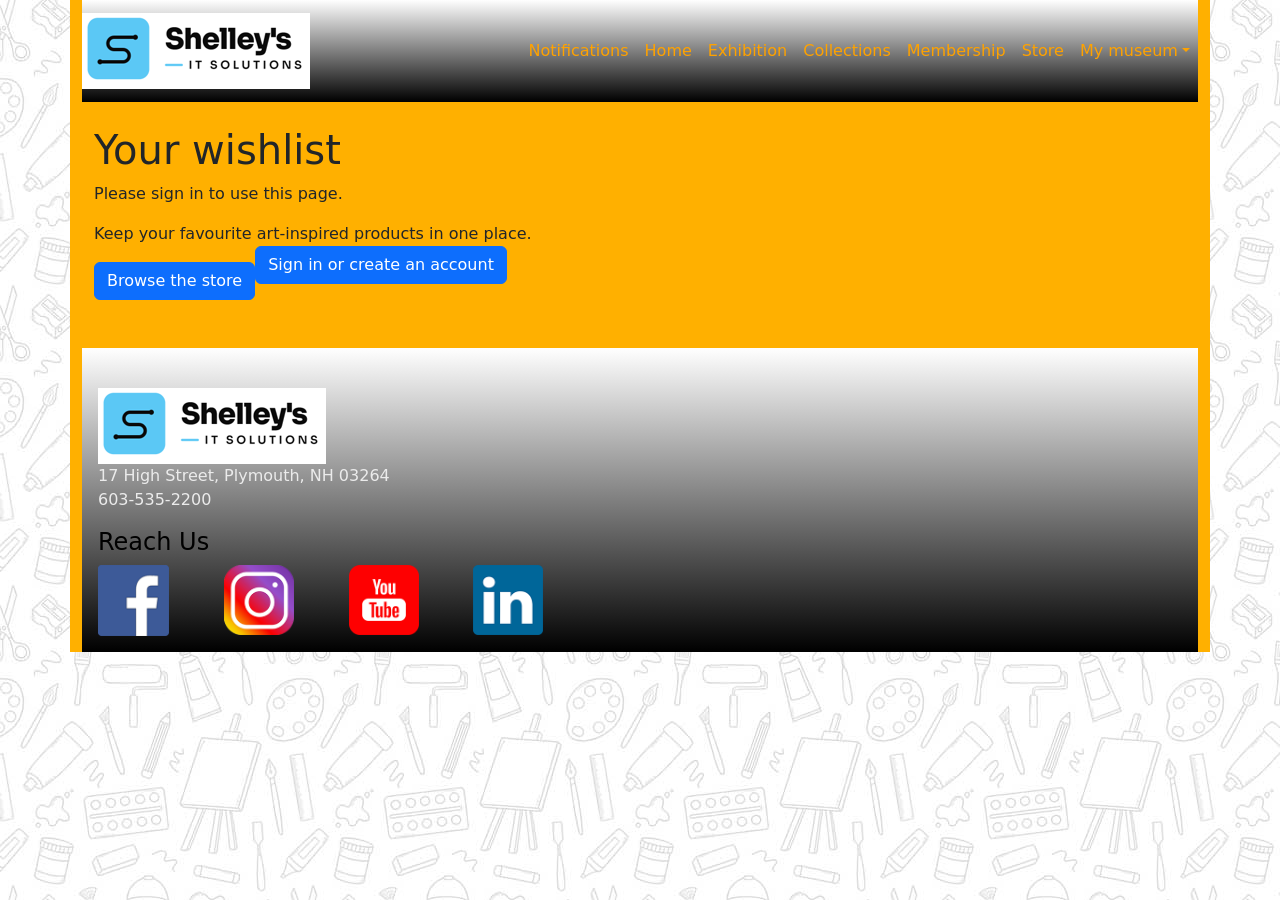
<file: wishlist.html>
<!DOCTYPE html><html lang="en"><head><meta charset="utf-8"><meta name="viewport" content="width=device-width, initial-scale=1"><title>Your wishlist | Museum of Fine Arts</title><meta name="robots" content="noindex"><link href="css/bootstrap-5.3.8.css" rel="stylesheet"><link href="style.css" rel="stylesheet"></head><body data-museum-page="wishlist"><div class="container"><nav class="navbar navbar-expand-lg navbar-light bg-light"> <a class="navbar-brand" href="index.html"><img src="images/logo.png" width="228" height="76" alt="Museum of Fine Arts"/></a>
    <button class="navbar-toggler" type="button" data-bs-toggle="collapse" data-bs-target="#navbarSupportedContent1" aria-controls="navbarSupportedContent1" aria-expanded="false" aria-label="Toggle navigation"> <span class="navbar-toggler-icon"></span> </button>
    <div class="collapse navbar-collapse" id="navbarSupportedContent1">
      <ul class="navbar-nav ms-auto"><li class="nav-item"><a class="nav-link" href="notifications.html">Notifications</a></li>
        <li class="nav-item"> <a class="nav-link" href="index.html">Home</a> </li>
        <li class="nav-item"> <a class="nav-link" href="exhibition.html">Exhibition</a> </li>
        <li class="nav-item"> <a class="nav-link" href="collections.html">Collections</a></li>
        <li class="nav-item"> <a class="nav-link" href="membership.html">Membership</a></li>
        <li class="nav-item"> <a class="nav-link" href="store.html">Store</a></li>
      <li class="nav-item dropdown"><a class="nav-link dropdown-toggle" href="#" role="button" data-bs-toggle="dropdown" aria-expanded="false">My museum</a><ul class="dropdown-menu"><li><a class="dropdown-item" href="account.html">Account</a></li><li><a class="dropdown-item" href="my-orders.html">My orders</a></li><li><a class="dropdown-item" href="my-membership.html">My membership</a></li><li><a class="dropdown-item" href="bookings.html">Exhibition bookings</a></li><li><a class="dropdown-item" href="wishlist.html">Wishlist</a></li><li><a class="dropdown-item" href="admin.html">Admin dashboard</a></li></ul></li></ul>
</div>
  </nav><main class="page-content py-4"><h1>Your wishlist</h1><p id="museum-message" role="status" aria-live="polite"></p><p>Keep your favourite art-inspired products in one place.</p><div id="wishlist-list" class="row g-3"></div><a class="btn btn-primary mt-3" href="store.html">Browse the store</a></main><footer>
      <div class="row">
        <div class="col-xxl-6"><br><img src="images/logo.png" alt="" width="228" height="76" class="img-fluid"/><p>17 High Street, Plymouth, NH 03264<br>603-535-2200</p></div>
        <div class="col-xxl-6"><h4>Reach Us</h4><table class="social-links" border="0" cellspacing="10" cellpadding="0">
  <tbody>
    <tr>
      <td><a href="https://facebook.com" target="_blank"><img src="images/fb.png" alt="Facebook" width="71" height="71" class="img-fluid"></a></td>
      <td><a href="https://instagram.com" target="_blank"><img src="images/insta.png" alt="Instagram" width="70" height="71" class="img-fluid"></a></td>
      <td><a href="https://youtube.com" target="_blank"><img src="images/yt.png" alt="YouTube" width="70" height="71" class="img-fluid"></a></td>
      <td><a href="https://linkedin.com" target="_blank"><img src="images/in.png" alt="LinkedIn" width="70" height="71" class="img-fluid"></a></td>
    </tr>
  </tbody>
</table>
</div>
      </div>
    </footer></div><script src="js/popper-2.11.8.min.js"></script><script src="js/bootstrap-5.3.8.js"></script><script src="supabase-vendor.js"></script><script src="museum.js"></script><script src="qr-generator.js"></script><script src="museum-extras.js"></script></body></html>
</file>
<file: style.css>
@charset "utf-8";
.container .navbar.navbar-expand-lg.navbar-light.bg-light {
	background-color: #EA0E12;
	background-image: -webkit-linear-gradient(270deg,rgba(255,255,255,1.00) 0%,rgba(0,0,0,1.00) 100%);
	background-image: -moz-linear-gradient(270deg,rgba(255,255,255,1.00) 0%,rgba(0,0,0,1.00) 100%);
	background-image: -o-linear-gradient(270deg,rgba(255,255,255,1.00) 0%,rgba(0,0,0,1.00) 100%);
	background-image: linear-gradient(180deg,rgba(255,255,255,1.00) 0%,rgba(0,0,0,1.00) 100%);
}
.navbar-nav.ms-auto .nav-item .nav-link {
	color: #FEA200;
}
.navbar.navbar-expand-lg.navbar-light.bg-light .navbar-toggler .navbar-toggler-icon {
	background-color: #7A7A7A;
}
.container footer {
	background-image: -webkit-linear-gradient(270deg,rgba(255,255,255,1.00) 0%,rgba(0,0,0,1.00) 100%,rgba(255,0,0,1.00) 100%);
	background-image: -moz-linear-gradient(270deg,rgba(255,255,255,1.00) 0%,rgba(0,0,0,1.00) 100%,rgba(255,0,0,1.00) 100%);
	background-image: -o-linear-gradient(270deg,rgba(255,255,255,1.00) 0%,rgba(0,0,0,1.00) 100%,rgba(255,0,0,1.00) 100%);
	background-image: linear-gradient(180deg,rgba(255,255,255,1.00) 0%,rgba(0,0,0,1.00) 100%,rgba(255,0,0,1.00) 100%);
}
.row .col-xxl-6 p {
	color: #EBEBEB;
}
.row .col-xxl-6 h4 {
	color: #000000;
}
body  {
	background-image: url(images/art_patterns.jpg);
}
.container {
	background-color: #FFB000;
}

/* Shared layout for the additional pages */
.page-content { padding: 0 12px 32px; }
.page-card-image { width: 100%; height: 240px; object-fit: cover; }
.navbar-brand img { max-width: 100%; height: auto; }
.nav-link.active { font-weight: 700; text-decoration: underline; text-underline-offset: 5px; }
a:focus-visible, button:focus-visible { outline: 3px solid #0d6efd; outline-offset: 3px; }
.social-links { width: 100%; max-width: 500px; }
footer { padding: 16px; margin-top: 24px; }
@media (max-width: 767px) { .page-content { padding-inline: 0; } .page-card-image { height: 220px; } }


/* Museum account pages */
.page-content .card { border-radius: 8px; }
.page-content form button { margin-top: 4px; }
.page-content dt { margin-top: 12px; }
.page-content pre { white-space: pre-wrap; }
[hidden] { display:none !important; }
.admin-row { padding:16px 0; border-bottom:1px solid #ddd; }
.admin-row input,.admin-row select { max-width:100%; }
.navbar .dropdown-menu { z-index:1100; }


.museum-qr img {max-width:100%;height:auto;} .museum-qr {background:white;padding:16px;display:inline-block;} .museum-code {overflow-wrap:anywhere;font-size:.8rem;} .museum-unread {border-left:5px solid #0d6efd;} #qr-video {max-height:380px;background:#111;}
@media print{nav,footer,button,#museum-message {display:none !important;} .container{background:white !important;} }
</file>
